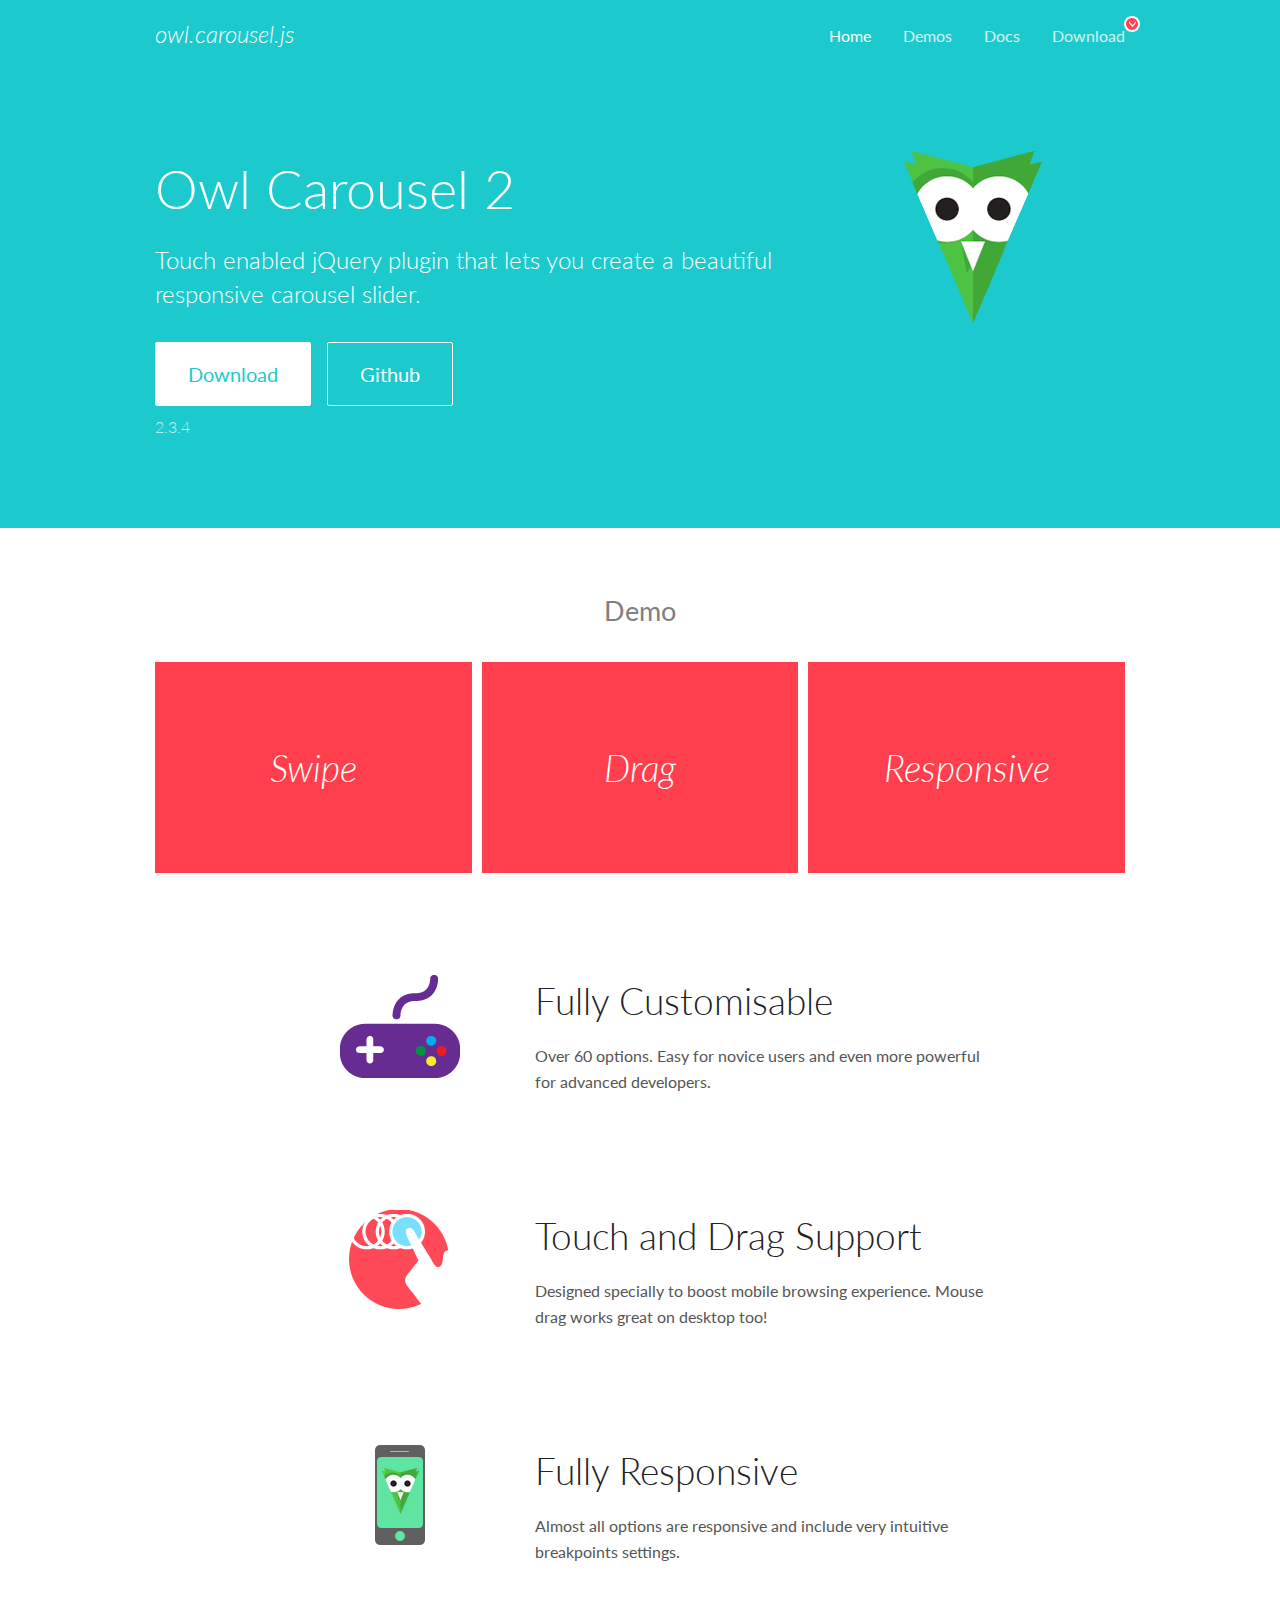
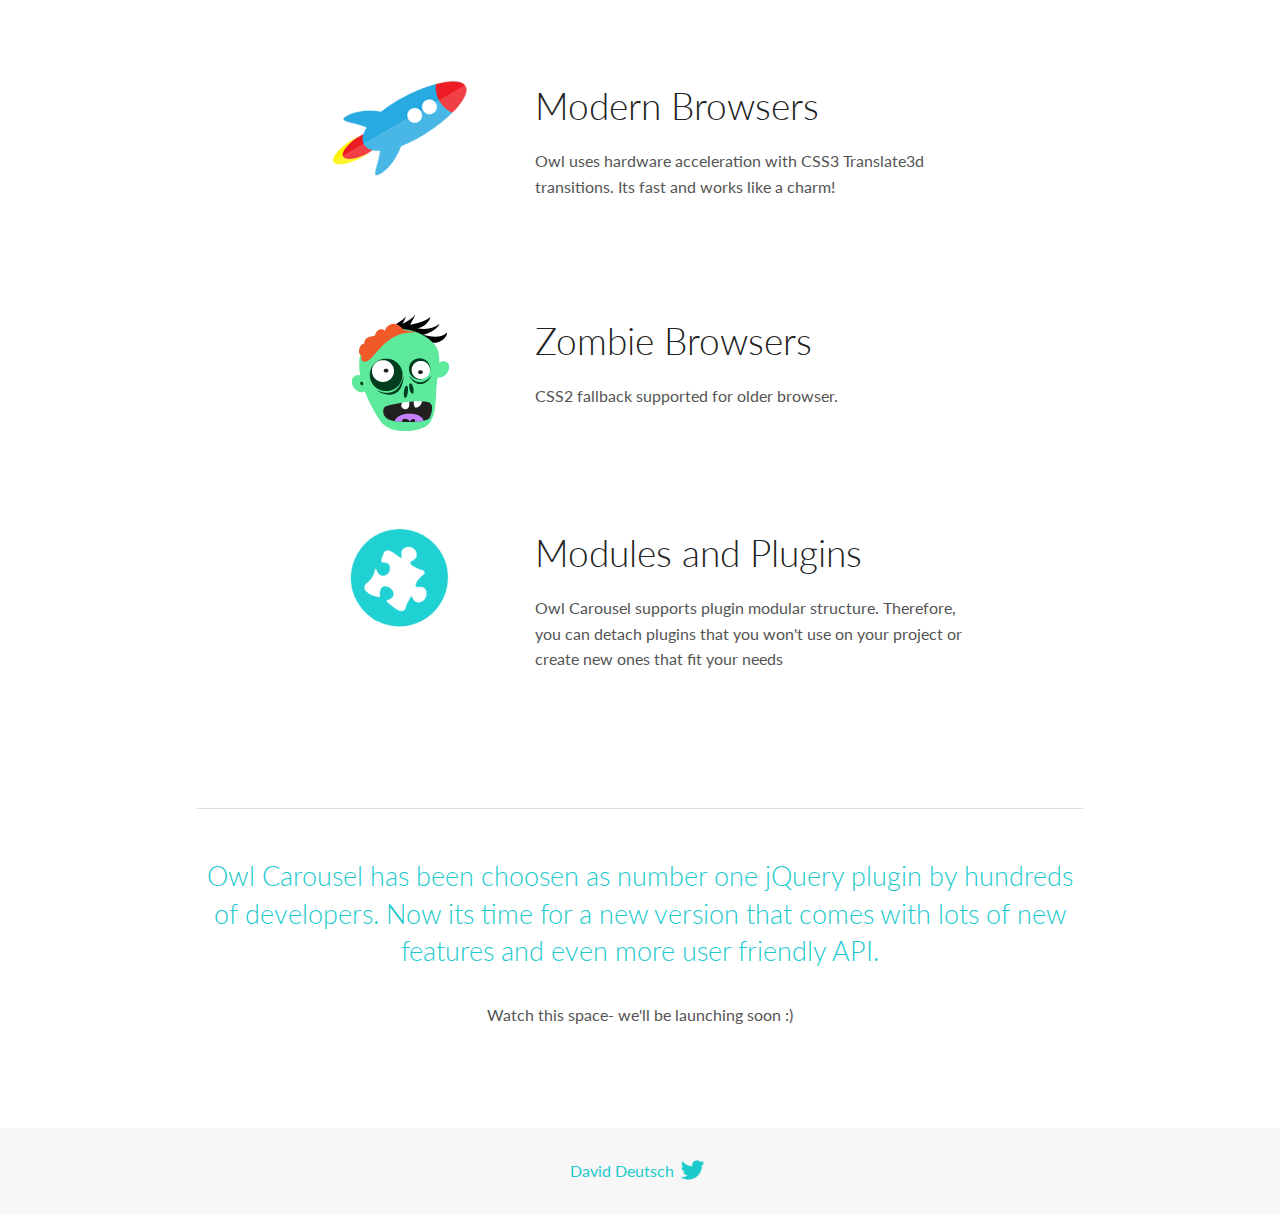
<file: OwlCarousel2-2.3.4/docs/index.html>
<!DOCTYPE html>
<html lang="en">
  <head>

    <!-- head -->
    <meta charset="utf-8">
    <meta name="msapplication-tap-highlight" content="no" />
    <meta name="viewport" content="width=device-width, initial-scale=1.0" />
    <meta name="description" content="Touch enabled jQuery plugin that lets you create beautiful responsive carousel slider.">
    <meta name="author" content="David Deutsch">
    <title>
      Home | Owl Carousel | 2.3.4
    </title>

    <!-- Stylesheets -->
    <link href='https://fonts.googleapis.com/css?family=Lato:300,400,700,400italic,300italic' rel='stylesheet' type='text/css'>
    <link rel="stylesheet" href="assets/css/docs.theme.min.css">

    <!-- Owl Stylesheets -->
    <link rel="stylesheet" href="assets/owlcarousel/assets/owl.carousel.min.css">
    <link rel="stylesheet" href="assets/owlcarousel/assets/owl.theme.default.min.css">

    <!-- HTML5 shim and Respond.js IE8 support of HTML5 elements and media queries -->

    <!--[if lt IE 9]>
      <script src="https://oss.maxcdn.com/libs/html5shiv/3.7.0/html5shiv.js"></script>
      <script src="https://oss.maxcdn.com/libs/respond.js/1.3.0/respond.min.js"></script>
    <![endif]-->

    <!-- Favicons -->
    <link rel="apple-touch-icon-precomposed" sizes="144x144" href="assets/ico/apple-touch-icon-144-precomposed.png">
    <link rel="shortcut icon" href="assets/ico/favicon.png">
    <link rel="shortcut icon" href="favicon.ico">

    <!-- Yeah i know js should not be in header. Its required for demos.-->

    <!-- javascript -->
    <script src="assets/vendors/jquery.min.js"></script>
    <script src="assets/owlcarousel/owl.carousel.js"></script>
  </head>
  <body>

    <!-- header -->
    <header class="header">
      <div class="row">
        <div class="large-12 columns">
          <div class="brand left">
            <h3>
              <a href="/OwlCarousel2/">owl.carousel.js</a> 
            </h3>
          </div>
          <a id="toggle-nav" class="right">
            <span></span> <span></span> <span></span> 
          </a> 
          <div class="nav-bar">
            <ul class="clearfix">
              <li class="active">
                <a href="/OwlCarousel2/index.html">Home</a> 
              </li>
              <li> <a href="/OwlCarousel2/demos/demos.html">Demos</a>  </li>
              <li> <a href="/OwlCarousel2/docs/started-welcome.html">Docs</a>  </li>
              <li>
                <a href="https://github.com/OwlCarousel2/OwlCarousel2/archive/2.3.4.zip">Download</a> 
                <span class="download"></span> 
              </li>
            </ul>
          </div>
        </div>
      </div>
    </header>

    <!-- home panel -->
    <section id="hero">
      <div class="row">
        <div class="large-8 medium-8 columns">
          <h1>Owl Carousel 2</h1>
          <h4>Touch enabled jQuery plugin that lets you create a beautiful responsive carousel slider.</h4>
          <a href="https://github.com/OwlCarousel2/OwlCarousel2/archive/2.3.4.zip" class="hero-button">Download</a> 
          <a href="https://github.com/OwlCarousel2/OwlCarousel2" class="hero-button outline">Github</a> 
          <p>2.3.4</p>
        </div>
        <div class="large-4 medium-4 columns">
          <img class="owl-logo" src="assets/img/owl-logo.png" alt="mr. Owl">
        </div>
      </div>
    </section>

    <!-- body -->
    <div class="home-demo">
      <div class="row">
        <div class="large-12 columns">
          <h3>Demo</h3>
          <div class="owl-carousel">
            <div class="item">
              <h2>Swipe</h2>
            </div>
            <div class="item">
              <h2>Drag</h2>
            </div>
            <div class="item">
              <h2>Responsive</h2>
            </div>
            <div class="item">
              <h2>CSS3</h2>
            </div>
            <div class="item">
              <h2>Fast</h2>
            </div>
            <div class="item">
              <h2>Easy</h2>
            </div>
            <div class="item">
              <h2>Free</h2>
            </div>
            <div class="item">
              <h2>Upgradable</h2>
            </div>
            <div class="item">
              <h2>Tons of options</h2>
            </div>
            <div class="item">
              <h2>Infinity</h2>
            </div>
            <div class="item">
              <h2>Auto Width</h2>
            </div>
          </div>
        </div>
      </div>
    </div>
    <script>
      var owl = $('.owl-carousel');
      owl.owlCarousel({
        margin: 10,
        loop: true,
        responsive: {
          0: {
            items: 1
          },
          600: {
            items: 2
          },
          1000: {
            items: 3
          }
        }
      })
    </script>

    <!-- features -->
    <div id="features">
      <div class="row">
        <div class="small-12 medium-9 small-centered columns">
          <section class="row feature">
            <div class="medium-4 small-12 columns">
              <img src="assets/img/feature-options.png" alt="">
            </div>
            <div class="medium-8 small-12 columns">
              <h2>Fully Customisable</h2>
              <p>Over 60 options. Easy for novice users and even more powerful for advanced developers.</p>
            </div>
          </section>
          <section class="row feature">
            <div class="medium-4 small-12 columns">
              <img src="assets/img/feature-drag.png" alt="">
            </div>
            <div class="medium-8 small-12 columns">
              <h2>Touch and Drag Support</h2>
              <p>Designed specially to boost mobile browsing experience. Mouse drag works great on desktop too!</p>
            </div>
          </section>
          <section class="row feature">
            <div class="medium-4 small-12 columns">
              <img src="assets/img/feature-responsive.png" alt="">
            </div>
            <div class="medium-8 small-12 columns">
              <h2>Fully Responsive</h2>
              <p>Almost all options are responsive and include very intuitive breakpoints settings.</p>
            </div>
          </section>
          <section class="row feature">
            <div class="medium-4 small-12 columns">
              <img src="assets/img/feature-modern.png" alt="">
            </div>
            <div class="medium-8 small-12 columns">
              <h2>Modern Browsers</h2>
              <p>Owl uses hardware acceleration with CSS3 Translate3d transitions. Its fast and works like a charm! </p>
            </div>
          </section>
          <section class="row feature">
            <div class="medium-4 small-12 columns">
              <img src="assets/img/feature-zombie.png" alt="">
            </div>
            <div class="medium-8 small-12 columns">
              <h2>Zombie Browsers</h2>
              <p>CSS2 fallback supported for older browser.</p>
            </div>
          </section>
          <section class="row feature">
            <div class="medium-4 small-12 columns">
              <img src="assets/img/feature-module.png" alt="">
            </div>
            <div class="medium-8 small-12 columns">
              <h2>Modules and Plugins</h2>
              <p>Owl Carousel supports plugin modular structure. Therefore, you can detach plugins that you won&#x27;t use on your project or create new ones that fit your needs</p>
            </div>
          </section>
        </div>
      </div>
    </div>

    <!-- footer -->
    <section id="teaser-text">
      <div class="row">
        <div class="small-12 medium-11 small-centered columns">
          <hr>
          <h3 id="owl-carousel-has-been-choosen-as-number-one-jquery-plugin-by-hundreds-of-developers-now-its-time-for-a-new-version-that-comes-with-lots-of-new-features-and-even-more-user-friendly-api-">Owl Carousel has been choosen as number one jQuery plugin by hundreds of developers. Now its time for a new version that comes with lots of new features and even more user friendly API.</h3>
          <p>Watch this space- we&#39;ll be launching soon :)</p>
        </div>
      </div>
    </section>

    <!-- footer -->
    <footer class="footer">
      <div class="row">
        <div class="large-12 columns">
          <h5>
            <a href="/OwlCarousel2/docs/support-contact.html">David Deutsch</a> 
            <a id="custom-tweet-button" href="https://twitter.com/share?url=https://github.com/OwlCarousel2/OwlCarousel2&text=Owl Carousel - This is so awesome! " target="_blank"></a> 
          </h5>
        </div>
      </div>
    </footer>

    <!-- vendors -->
    <script src="assets/vendors/highlight.js"></script>
    <script src="assets/js/app.js"></script>
  </body>
</html>
</file>
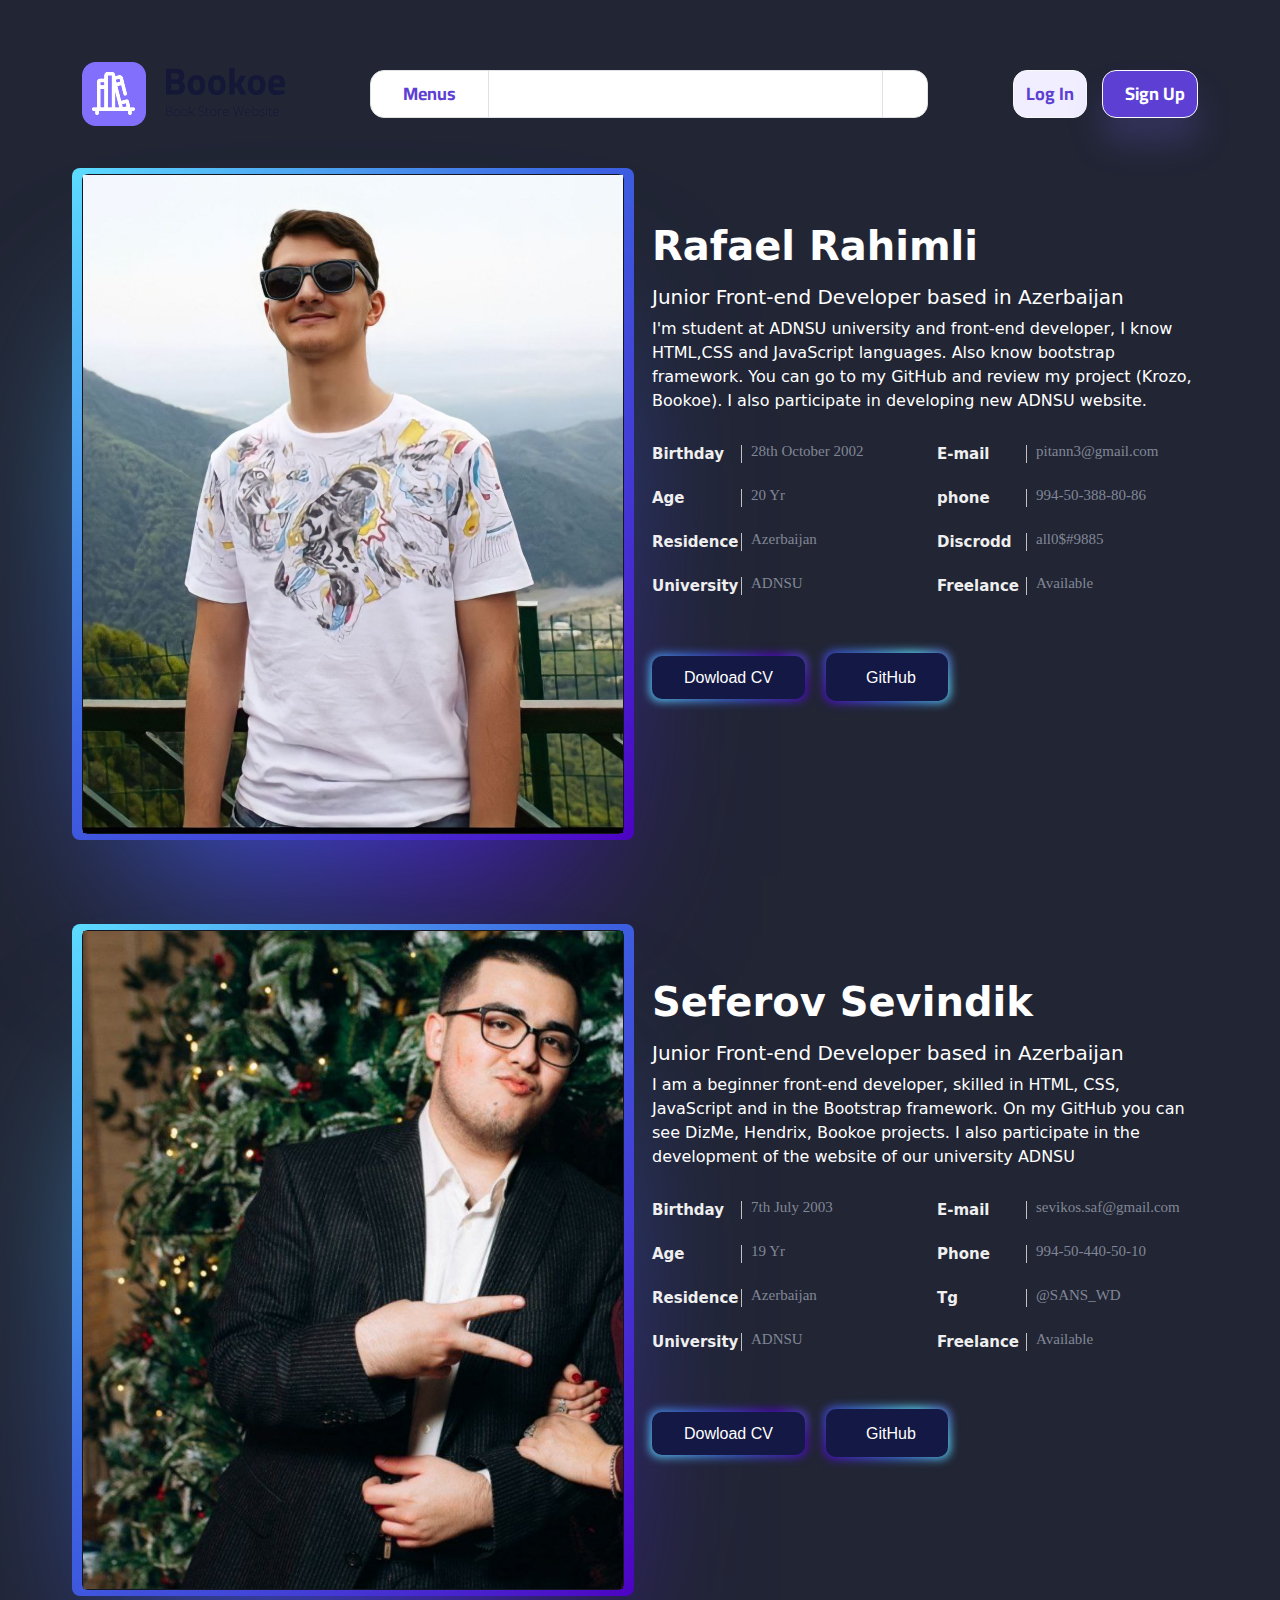
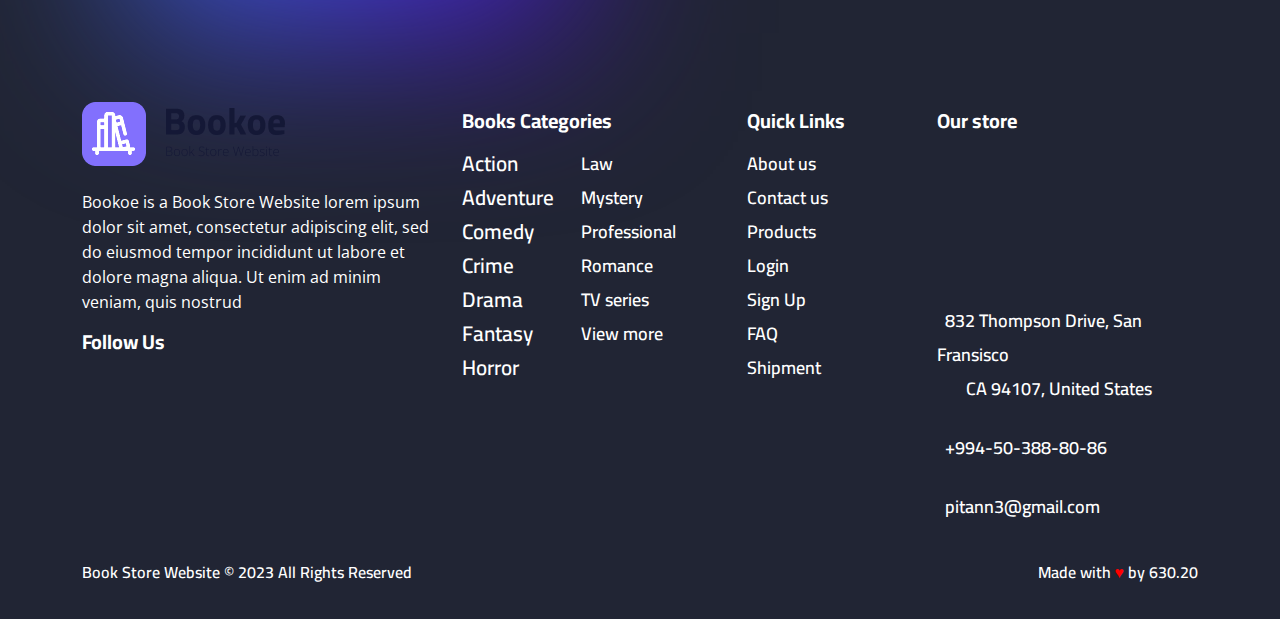
<file: about us.html>
<!DOCTYPE html>
<html lang="en">
  <head>
    <meta charset="UTF-8" />
    <meta http-equiv="X-UA-Compatible" content="IE=edge" />
    <meta name="viewport" content="width=device-width, initial-scale=1.0" />
    <title>Document</title>
    <!-- ========= Jquery for counterJs ========= -->
    <script src="https://cdnjs.cloudflare.com/ajax/libs/jquery/3.3.1/jquery.min.js"></script>

    <!-- ========= Page's Font | Google Font ========= -->
    <link rel="preconnect" href="https://fonts.googleapis.com" />
    <link rel="preconnect" href="https://fonts.gstatic.com" crossorigin />
    <link
      href="https://fonts.googleapis.com/css2?family=Cairo:wght@200;300;400;500;600;700;800;900&family=Open+Sans:wght@300;400;600;700;800&family=Poppins:wght@100;200;300;400;500;600;700;800&display=swap"
      rel="stylesheet"
    />

    <!-- ========= FontAwesome Css ========= -->
    <link
      rel="stylesheet"
      href="https://cdnjs.cloudflare.com/ajax/libs/font-awesome/6.2.1/css/all.min.css"
      integrity="sha512-MV7K8+y+gLIBoVD59lQIYicR65iaqukzvf/nwasF0nqhPay5w/9lJmVM2hMDcnK1OnMGCdVK+iQrJ7lzPJQd1w=="
      crossorigin="anonymous"
      referrerpolicy="no-referrer"
    />
    <!-- ========= SwiperJs Css ========= -->
    <link
      rel="stylesheet"
      href="https://cdn.jsdelivr.net/npm/swiper@9/swiper-bundle.min.css"
    />

    <!-- ========= OWL CSS ========= -->
    <link
      rel="stylesheet"
      href="./OwlCarousel2-2.3.4/dist/assets/owl.carousel.min.css"
    />
    <link
      rel="stylesheet"
      href="./OwlCarousel2-2.3.4/dist/assets/owl.theme.default.min.css"
    />
    <!-- ========= Bootstrap5 ========= -->
    <!-- Latest compiled and minified CSS -->
    <link
      href="https://cdn.jsdelivr.net/npm/bootstrap@5.2.3/dist/css/bootstrap.min.css"
      rel="stylesheet"
    />

    <!-- Latest compiled JavaScript -->
    <script src="https://cdn.jsdelivr.net/npm/bootstrap@5.2.3/dist/js/bootstrap.bundle.min.js"></script>

    <!-- ========= Main Css ========= -->
    <link rel="stylesheet" href="./css/index.css" />
    <link rel="stylesheet" href="./css/about.us.css" />
  </head>
  <body>
    <!--     
    <img
    src="./img/backround_best_sell.jpg"
    alt=""
    style="
      position: absolute;
      left: 0px;
      top: 0px;
      z-index: -1;
      width: 100%;
      height: 100%;
      object-fit: cover;
      /* filter: ; */

      filter: blur(40px) contrast(4.75);
      opacity: 0.5;
    "
  /> -->
    <div class="container">
      <div class="row">
        <nav class="navbarr spbtw">
          <div class="logo">
            <img src="./img/logo.png" alt="" />
          </div>
          <div class="input_part">
            <div class="input-group">
              <span class="input-group-text mypont input_menu"
                ><i class="fa-solid fa-border-all"></i>Menus<i
                  class="fa-solid fa-caret-down"
                ></i
              ></span>
              <input
                type="text"
                class="form-control myinput"
                aria-label="Amount (to the nearest dollar)"
              />
              <span class="input-group-text mypont input_search"
                ><i class="fa-solid fa-magnifying-glass"></i
              ></span>
            </div>
          </div>
          <div class="navbuttons">
            <button type="button" class="btn btn-light">Log In</button>
            <button type="button" class="btn btn-light">
              <i class="fa-solid fa-user"></i>Sign Up
            </button>
          </div>
          <div class="myburger">
            <div class="offcanvas offcanvas-start" id="demo">
              <div class="offcanvas-header">
                <h1 class="offcanvas-title">Menu</h1>
                <button
                  type="button"
                  class="btn-close"
                  data-bs-dismiss="offcanvas"
                ></button>
              </div>
              <div class="offcanvas-body">
                <button type="button" class="btn btn-light burbut1">
                  Catalog
                </button>
                <br />
                <button type="button" class="btn btn-light burbut2">
                  <i class="fa-solid fa-magnifying-glass"></i>Search
                </button>
                <br />
                <button type="button" class="btn btn-light burbut1">
                  Log In
                </button>
                <br />
                <button type="button" class="btn btn-light burbut2">
                  <i class="fa-solid fa-user"></i>Sign Up
                </button>
              </div>
            </div>

            <button
              class="btn btn-light burder_btn"
              type="button"
              data-bs-toggle="offcanvas"
              data-bs-target="#demo"
            >
              <i class="fa-solid fa-bars fa-2x"></i>
            </button>
          </div>
        </nav>
      </div>
    </div>

    <div class="container pt-5 pb-3">
      <div class="row">
        <div class="col-lg-6">
          <div class="card">
            <img
              style="height: 100%"
              class="img-fluid"
              src="img/rafa.jpg"
              alt=""
            />
          </div>

          <a href="https://mythrillfiction.com/" target="_blank"></a>
        </div>
        <div class="col-lg-6 info pt-5 pb-5">
          <div class="typo-box about-me align-items-center height top">
            <h3>Rafael Rahimli</h3>
            <h5>
              Junior
              <span class="color-theme">Front-end Developer</span>
              based in
              <span class="color-theme">Azerbaijan</span>
            </h5>
            <p>
              I'm student at ADNSU university and front-end developer, I know
              HTML,CSS and JavaScript languages. Also know bootstrap framework.
              You can go to my GitHub and review my project (Krozo, Bookoe). I
              also participate in developing new ADNSU website.
            </p>
            <div class="row about-list">
              <div class="col-md-6">
                <div class="media">
                  <label>Birthday</label>
                  <p>28th October 2002</p>
                </div>
                <div class="media">
                  <label>Age</label>
                  <p>20 Yr</p>
                </div>
                <div class="media">
                  <label>Residence</label>
                  <p>Azerbaijan</p>
                </div>
                <div class="media">
                  <label>University</label>
                  <p>ADNSU</p>
                </div>
              </div>
              <div class="col-md-6">
                <div class="media">
                  <label>E-mail</label>
                  <p>pitann3@gmail.com</p>
                </div>
                <div class="media">
                  <label>phone</label>
                  <p>994-50-388-80-86</p>
                </div>
                <div class="media">
                  <label>Discrodd</label>
                  <p>all0$#9885</p>
                </div>
                <div class="media">
                  <label>Freelance</label>
                  <p>Available</p>
                </div>
              </div>
            </div>
            <a target="_blank" href="img/SweetCV-CV (1).pdf"
              ><button class="button-85 mt-5" role="button">
                Dowload CV
              </button></a
            >
            <a target="_blank" href="https://github.com/ka1jo?tab=repositories"
              ><button class="button-85 button-86 mt-5 ms-3" role="button">
                <i style="font-size: 19px" class="fa-brands fa-github me-2"></i
                >GitHub
              </button></a
            >
          </div>
        </div>
      </div>
      <div class="row mt-5 pt-5">
        <div class="col-lg-6">
          <div class="card">
            <img
              style="height: 100%; width: 100%; object-fit: cover"
              class="img-fluid"
              src="img/sevik.jpg"
              alt=""
            />
          </div>

          <a href="https://mythrillfiction.com/" target="_blank"></a>
        </div>
        <div class="col-lg-6 info pt-5 pb-5">
          <div class="typo-box about-me align-items-center height top">
            <h3>Seferov Sevindik</h3>
            <h5>
              Junior
              <span class="color-theme">Front-end Developer</span>
              based in
              <span class="color-theme">Azerbaijan</span>
            </h5>
            <p>
              I am a beginner front-end developer, skilled in HTML, CSS,
              JavaScript and in the Bootstrap framework. On my GitHub you can
              see DizMe, Hendrix, Bookoe projects. I also participate in the
              development of the website of our university ADNSU
            </p>
            <div class="row about-list">
              <div class="col-md-6">
                <div class="media">
                  <label>Birthday</label>
                  <p>7th July 2003</p>
                </div>
                <div class="media">
                  <label>Age</label>
                  <p>19 Yr</p>
                </div>
                <div class="media">
                  <label>Residence</label>
                  <p>Azerbaijan</p>
                </div>
                <div class="media">
                  <label>University</label>
                  <p>ADNSU</p>
                </div>
              </div>
              <div class="col-md-6">
                <div class="media">
                  <label>E-mail</label>
                  <p>sevikos.saf@gmail.com</p>
                </div>
                <div class="media">
                  <label>Phone</label>
                  <p>994-50-440-50-10</p>
                </div>
                <div class="media">
                  <label>Tg</label>
                  <p>@SANS_WD</p>
                </div>
                <div class="media">
                  <label>Freelance</label>
                  <p>Available</p>
                </div>
              </div>
            </div>
            <a target="_blank" href="img/Safarov Sevindik - SweetCV (1).pdf"
              ><button class="button-85 mt-5" role="button">
                Dowload CV
              </button></a
            >
            <a target="_blank" href="https://github.com/sans-wd"
              ><button class="button-85 button-86 mt-5 ms-3" role="button">
                <i style="font-size: 19px" class="fa-brands fa-github me-2"></i
                >GitHub
              </button></a
            >
          </div>
        </div>
      </div>
    </div>

    <footer class="container pt-5 mt-5">
      <div class="row">
        <div class="col-lg-4 logo">
          <img src="img/logo.png" alt="" class="img-fluid" />
          <br />
          <br />
          <span
            >Bookoe is a Book Store Website lorem ipsum dolor sit amet,
            consectetur adipiscing elit, sed do eiusmod tempor incididunt ut
            labore et dolore magna aliqua. Ut enim ad minim veniam, quis
            nostrud</span
          >
          <h6>Follow Us</h6>
          <div class="social d-flex">
            <div
              class="box_style1 d-flex align-items-center justify-content-center"
            >
              <i class="fa-brands fa-facebook fa-2x"></i>
            </div>
            <div
              class="box_style2 d-flex align-items-center justify-content-center"
            >
              <i class="fa-brands fa-youtube fa-2x"></i>
            </div>
            <div
              class="box_style3 d-flex align-items-center justify-content-center"
            >
              <i class="fa-brands fa-twitter fa-2x"></i>
            </div>
            <div
              class="box_style4 d-flex align-items-center justify-content-center"
            >
              <i class="fa-brands fa-linkedin fa-2x"></i>
            </div>
            <div
              class="box_style5 d-flex align-items-center justify-content-center"
            >
              <i class="fa-brands fa-instagram fa-2x"></i>
            </div>
          </div>
        </div>
        <div class="col-lg-3 foot_tab">
          <h6 class="zaqolovok">Books Categories</h6>
          <ul class="first1">
            <li>Action</li>
            <li>Adventure</li>
            <li>Comedy</li>
            <li>Crime</li>
            <li>Drama</li>
            <li>Fantasy</li>
            <li>Horror</li>
          </ul>
          <ul class="second2">
            <li>Law</li>
            <li>Mystery</li>
            <li>Professional</li>
            <li>Romance</li>
            <li>TV series</li>
            <li>View more</li>
          </ul>
        </div>
        <div class="col-lg-2">
          <h6 class="zaqolovok">Quick Links</h6>
          <ul class="third3">
            <li>About us</li>
            <li>Contact us</li>
            <li>Products</li>
            <li>Login</li>
            <li>Sign Up</li>
            <li>FAQ</li>
            <li>Shipment</li>
          </ul>
        </div>
        <div class="col-lg-3 foot_tab">
          <h6 class="zaqolovok">Our store</h6>
          <div>
            <iframe
              style="width: 100%; border-radius: 15px"
              width="100%"
              height="100%"
              frameborder="0"
              scrolling="no"
              marginheight="0"
              marginwidth="0"
              src="https://maps.google.com/maps?width=100%25&amp;height=300&amp;hl=en&amp;q=+(IATC)&amp;t=&amp;z=14&amp;ie=UTF8&amp;iwloc=B&amp;output=embed"
            ></iframe>
          </div>

          <i
            style="color: #6c5dd3"
            class="fa-sharp fa-solid fa-location-dot pe-2 mg1 pt-3"
          ></i>
          <span>
            832 Thompson Drive, San Fransisco
            <br />
            <span class="mg2">CA 94107, United States</span></span
          >
          <br />
          <br />
          <span>
            <i style="color: #6c5dd3" class="fa-solid fa-phone pe-2"></i
            >+994-50-388-80-86</span
          >
          <br />
          <br />
          <span>
            <i style="color: #6c5dd3" class="fa-solid fa-envelope pe-2"></i
            >pitann3@gmail.com</span
          >
        </div>
      </div>
    </footer>
    <hr style="color: #6c5dd3" />
    <div class="container d-flex justify-content-between foot2">
      <span> Book Store Website © 2023 All Rights Reserved</span>
      <span> Made with <span style="color: red">♥</span> by 630.20</span>
    </div>
  </body>
</html>
</file>
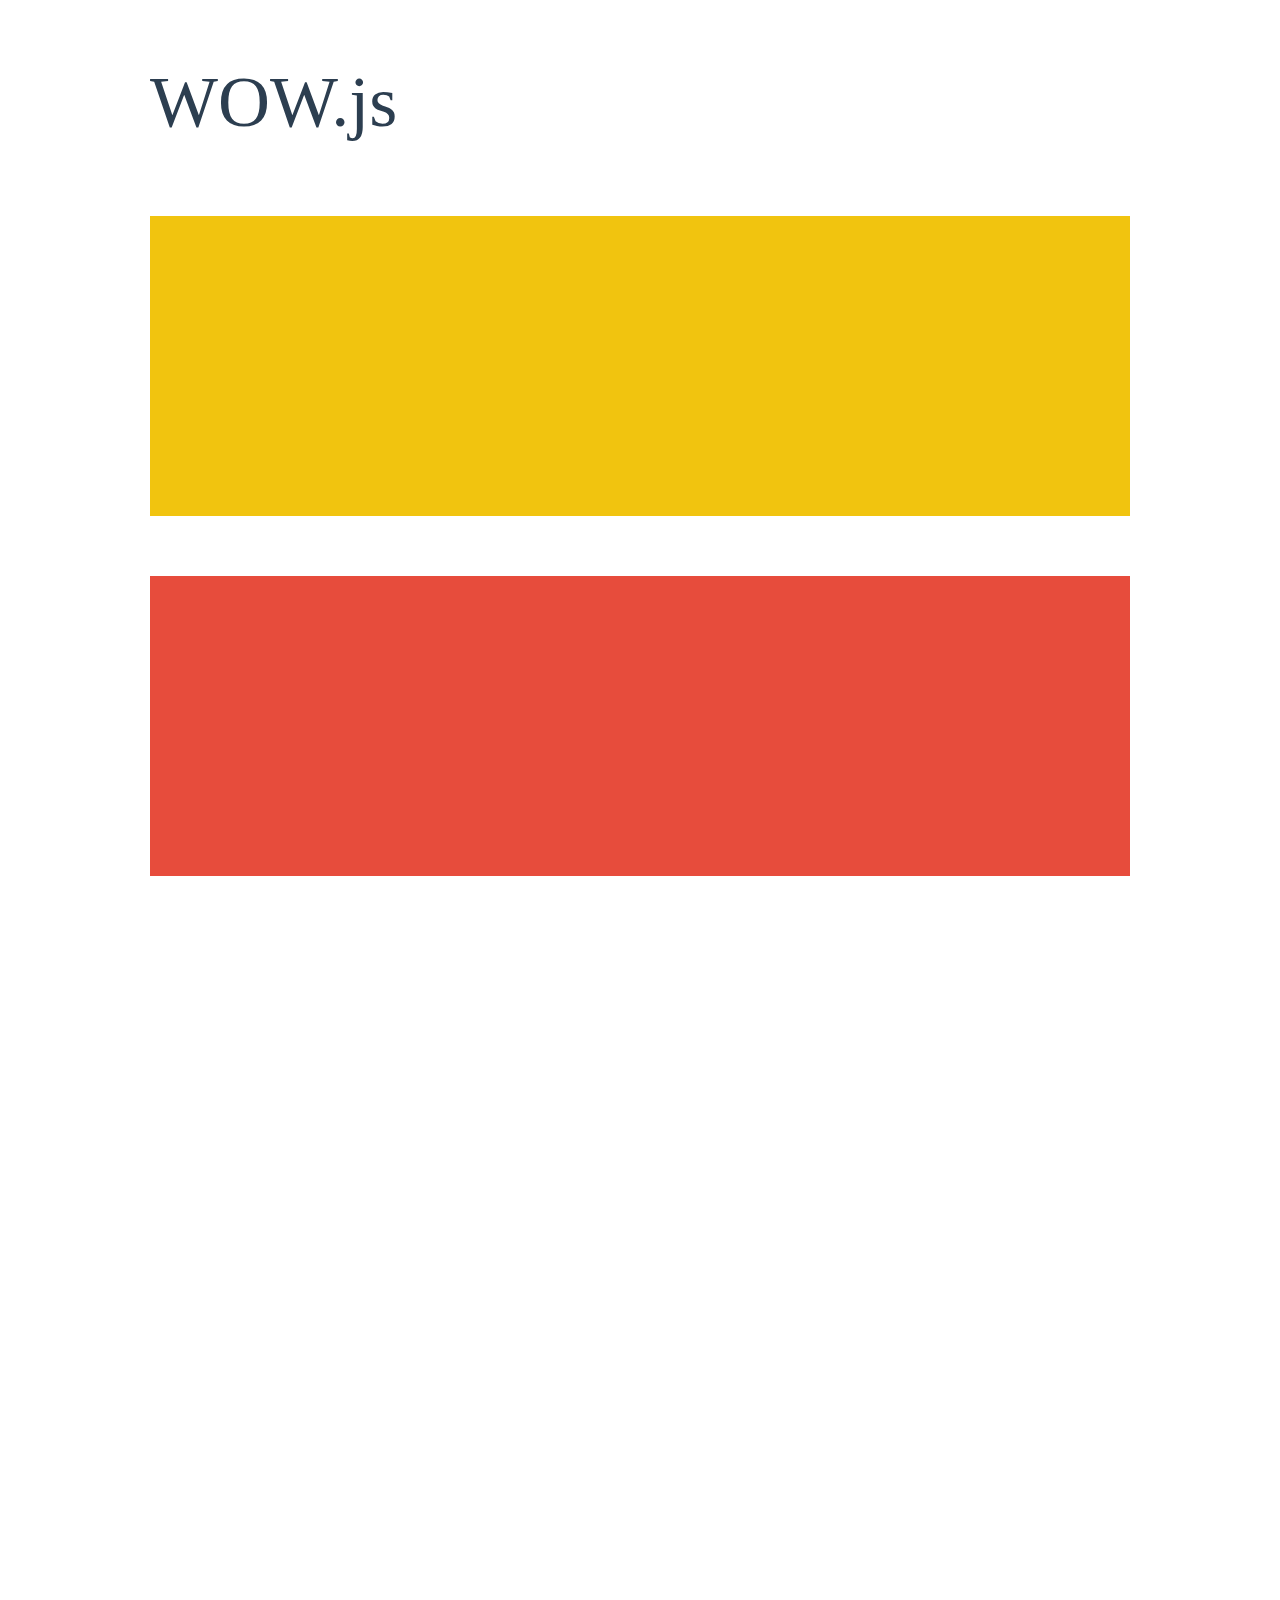
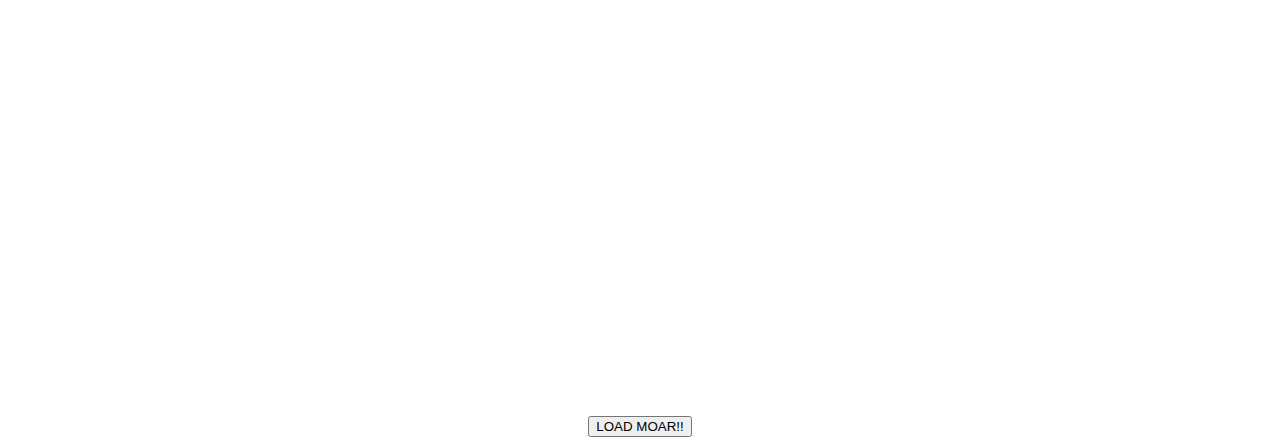
<file: WOW-master/demo.html>
<!doctype html>

<html lang="en">
<head>
  <meta charset="utf-8">
  <title>WOW</title>
  <link rel="stylesheet" href="css/libs/animate.css">
  <link rel="stylesheet" href="css/site.css">
  <style>
    .wow:first-child {
      visibility: hidden;
    }
  </style>
  <!--[if IE]>
    <script src="http://html5shiv.googlecode.com/svn/trunk/html5.js"></script>
  <![endif]-->
</head>

<body>
  <div id="container">
    <header>
      <h1>WOW.js</h1>
    </header>
    <div id="main">
      <section class="wow fadeInDown" style="background-color: #f1c40f;"></section>
      <section class="wow pulse" style="background-color: #e74c3c;" data-wow-iteration="infinite" data-wow-duration="1500ms"></section>
      <section class="section--purple wow slideInRight" data-wow-delay="2s"></section>
      <section class="section--blue wow bounceInLeft" data-wow-offset="300"></section>
      <section class="section--green wow slideInLeft" data-wow-duration="4s"></section>
      <button id="moar">LOAD MOAR!!</button>
    </div>
  </div>
  <script src="dist/wow.js"></script>
  <script>
    wow = new WOW(
      {
        animateClass: 'animated',
        offset:       100,
        callback:     function(box) {
          console.log("WOW: animating <" + box.tagName.toLowerCase() + ">")
        }
      }
    );
    wow.init();
    document.getElementById('moar').onclick = function() {
      var section = document.createElement('section');
      section.className = 'section--purple wow fadeInDown';
      this.parentNode.insertBefore(section, this);
    };
  </script>
</body>
</html>
</file>
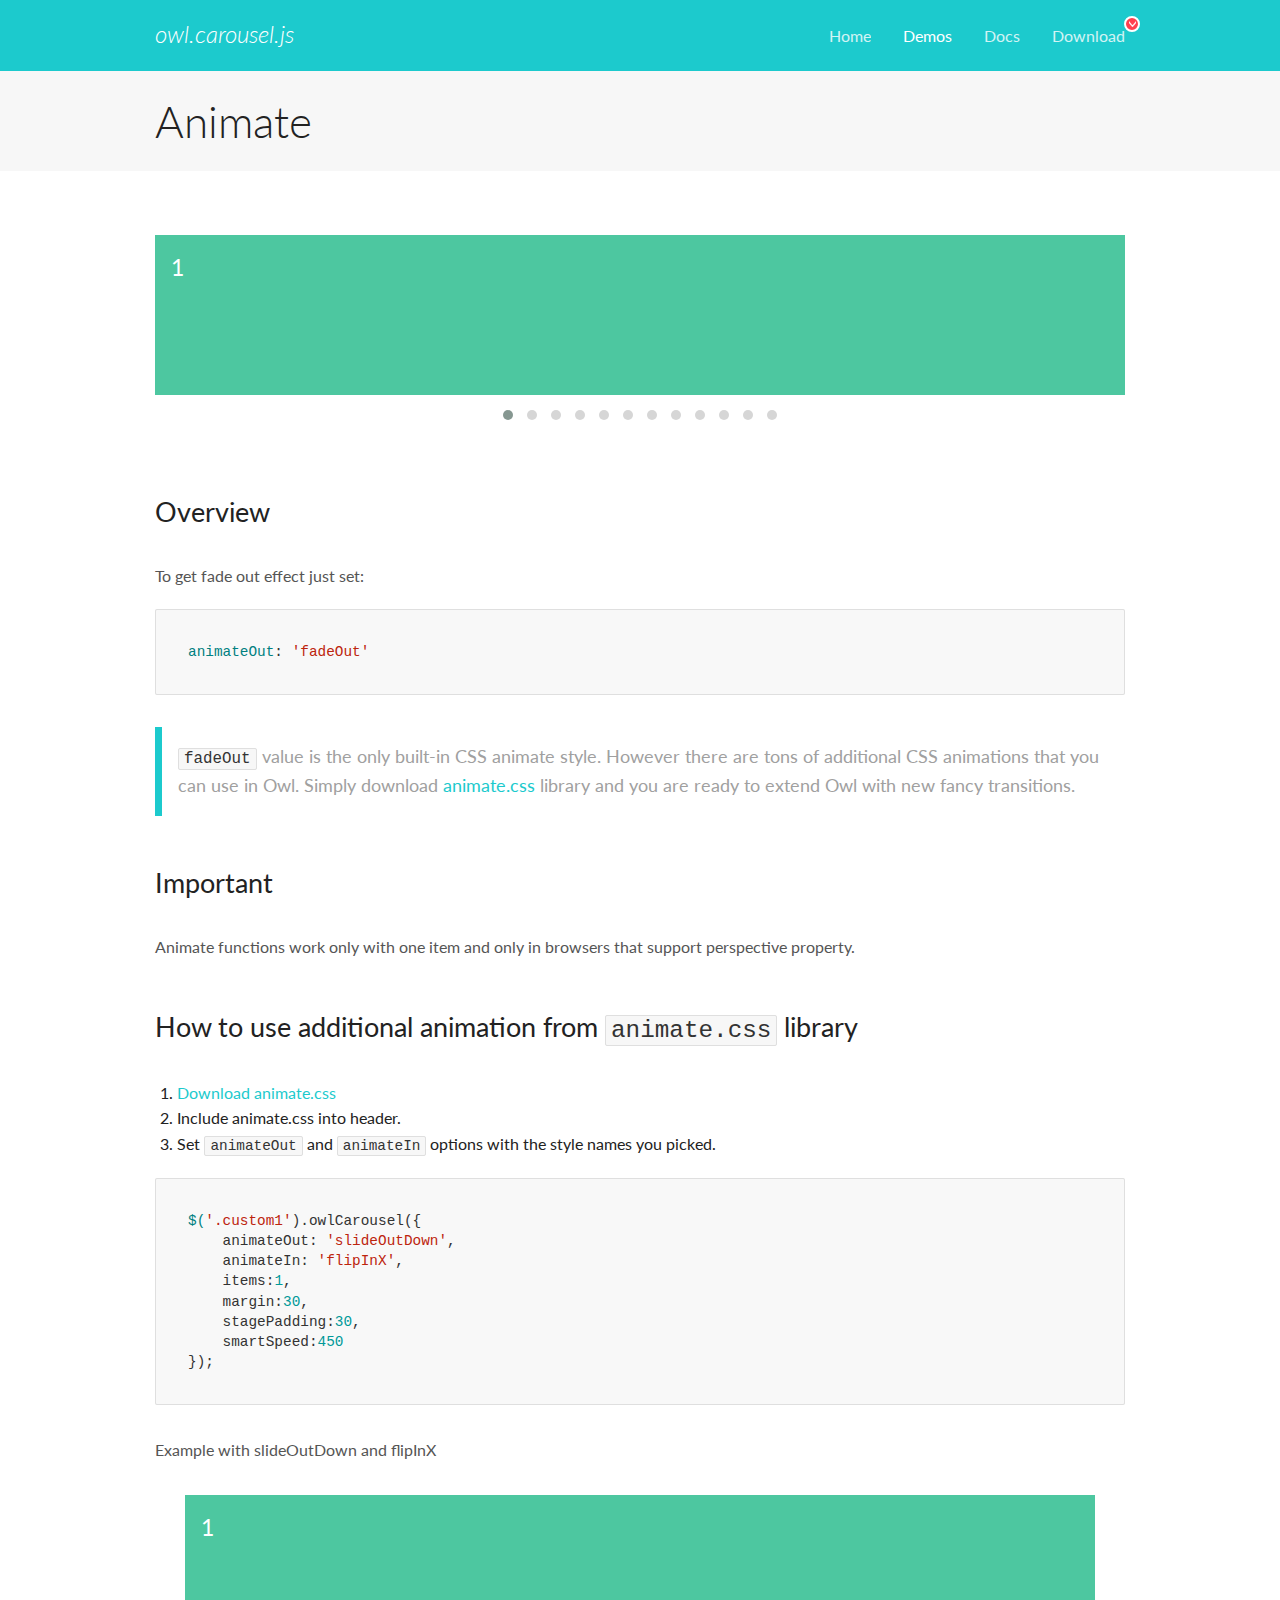
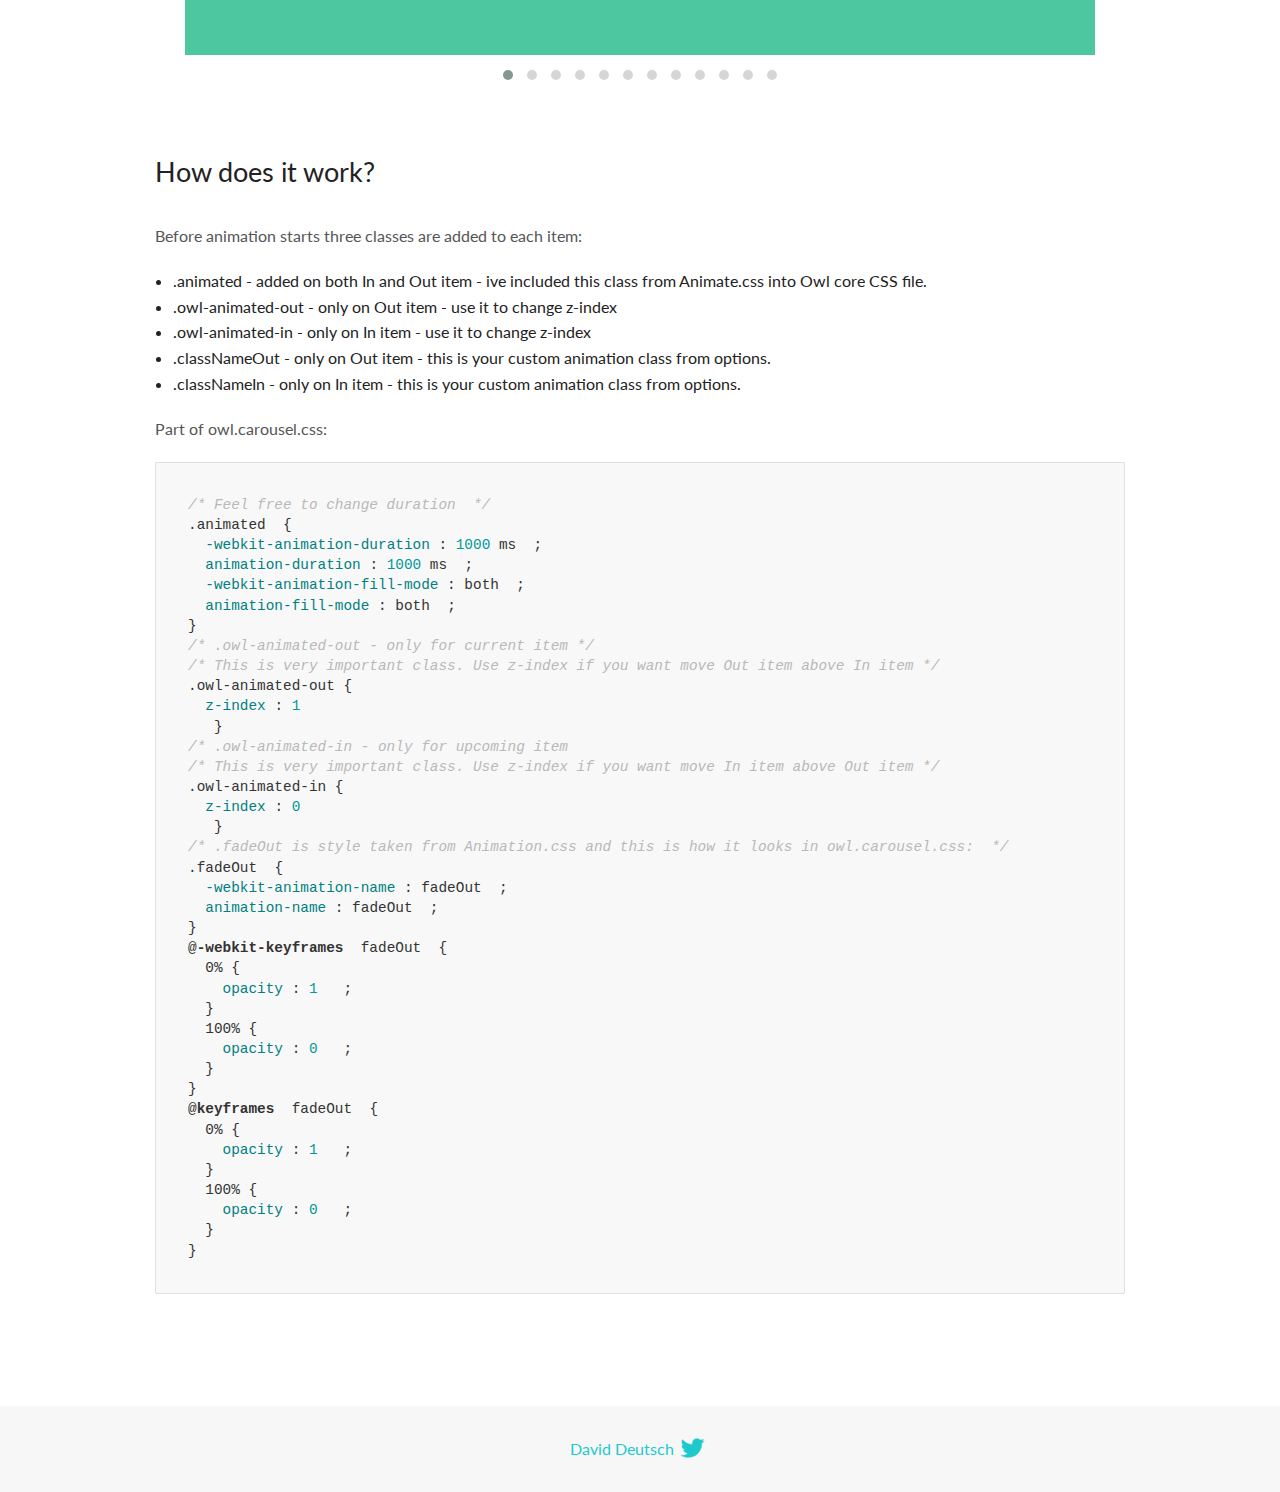
<file: OwlCarousel2-2.3.4/docs/demos/animate.html>
<!DOCTYPE html>
<html lang="en">
  <head>

    <!-- head -->
    <meta charset="utf-8">
    <meta name="msapplication-tap-highlight" content="no" />
    <meta name="viewport" content="width=device-width, initial-scale=1.0" />
    <meta name="description" content="Animate carousel">
    <meta name="author" content="David Deutsch">
    <title>
      Animate Demo | Owl Carousel | 2.3.4
    </title>

    <!-- Stylesheets -->
    <link href='https://fonts.googleapis.com/css?family=Lato:300,400,700,400italic,300italic' rel='stylesheet' type='text/css'>
    <link rel="stylesheet" href="../assets/css/docs.theme.min.css">

    <!-- Owl Stylesheets -->
    <link rel="stylesheet" href="../assets/owlcarousel/assets/owl.carousel.min.css">
    <link rel="stylesheet" href="../assets/owlcarousel/assets/owl.theme.default.min.css">

    <!-- HTML5 shim and Respond.js IE8 support of HTML5 elements and media queries -->

    <!--[if lt IE 9]>
      <script src="https://oss.maxcdn.com/libs/html5shiv/3.7.0/html5shiv.js"></script>
      <script src="https://oss.maxcdn.com/libs/respond.js/1.3.0/respond.min.js"></script>
    <![endif]-->

    <!-- Favicons -->
    <link rel="apple-touch-icon-precomposed" sizes="144x144" href="../assets/ico/apple-touch-icon-144-precomposed.png">
    <link rel="shortcut icon" href="../assets/ico/favicon.png">
    <link rel="shortcut icon" href="favicon.ico">

    <!-- Yeah i know js should not be in header. Its required for demos.-->

    <!-- javascript -->
    <script src="../assets/vendors/jquery.min.js"></script>
    <script src="../assets/owlcarousel/owl.carousel.js"></script>
  </head>
  <body>

    <!-- header -->
    <header class="header">
      <div class="row">
        <div class="large-12 columns">
          <div class="brand left">
            <h3>
              <a href="/OwlCarousel2/">owl.carousel.js</a> 
            </h3>
          </div>
          <a id="toggle-nav" class="right">
            <span></span> <span></span> <span></span> 
          </a> 
          <div class="nav-bar">
            <ul class="clearfix">
              <li> <a href="/OwlCarousel2/index.html">Home</a>  </li>
              <li class="active">
                <a href="/OwlCarousel2/demos/demos.html">Demos</a> 
              </li>
              <li> <a href="/OwlCarousel2/docs/started-welcome.html">Docs</a>  </li>
              <li>
                <a href="https://github.com/OwlCarousel2/OwlCarousel2/archive/2.3.4.zip">Download</a> 
                <span class="download"></span> 
              </li>
            </ul>
          </div>
        </div>
      </div>
    </header>

    <!-- title -->
    <section class="title">
      <div class="row">
        <div class="large-12 columns">
          <h1>Animate</h1>
        </div>
      </div>
    </section>

    <!--  Demos -->
    <section id="demos">
      <div class="row">
        <div class="large-12 columns">
          <div class="fadeOut owl-carousel owl-theme">
            <div class="item">
              <h4>1</h4>
            </div>
            <div class="item">
              <h4>2</h4>
            </div>
            <div class="item">
              <h4>3</h4>
            </div>
            <div class="item">
              <h4>4</h4>
            </div>
            <div class="item">
              <h4>5</h4>
            </div>
            <div class="item">
              <h4>6</h4>
            </div>
            <div class="item">
              <h4>7</h4>
            </div>
            <div class="item">
              <h4>8</h4>
            </div>
            <div class="item">
              <h4>9</h4>
            </div>
            <div class="item">
              <h4>10</h4>
            </div>
            <div class="item">
              <h4>11</h4>
            </div>
            <div class="item">
              <h4>12</h4>
            </div>
          </div>
          <h3 id="overview">Overview</h3>
          <p>To get fade out effect just set:</p>
          <pre><code>animateOut: &#39;fadeOut&#39;</code></pre>
          <blockquote>
            <p><code>fadeOut</code> value is the only built-in CSS animate style. However there are tons of additional CSS animations that you can use in Owl. Simply download
              <a href="https://daneden.github.io/animate.css/">animate.css</a>  library and you are ready to extend Owl with new fancy transitions.</p>
          </blockquote>
          <h3 id="important">Important</h3>
          <p>Animate functions work only with one item and only in browsers that support perspective property.</p>
          <h3 id="how-to-use-additional-animation-from-animate-css-library">How to use additional animation from <code>animate.css</code> library</h3>
          <ol>
            <li> <a href="https://daneden.github.io/animate.css/">Download animate.css</a>  </li>
            <li>Include animate.css into header.</li>
            <li>Set <code>animateOut</code> and <code>animateIn</code> options with the style names you picked.</li>
          </ol>
          <pre><code>$(&#39;.custom1&#39;).owlCarousel({
    animateOut: &#39;slideOutDown&#39;,
    animateIn: &#39;flipInX&#39;,
    items:1,
    margin:30,
    stagePadding:30,
    smartSpeed:450
});</code></pre>
          <p>Example with slideOutDown and flipInX</p>
          <div class="custom1 owl-carousel owl-theme">
            <div class="item">
              <h4>1</h4>
            </div>
            <div class="item">
              <h4>2</h4>
            </div>
            <div class="item">
              <h4>3</h4>
            </div>
            <div class="item">
              <h4>4</h4>
            </div>
            <div class="item">
              <h4>5</h4>
            </div>
            <div class="item">
              <h4>6</h4>
            </div>
            <div class="item">
              <h4>7</h4>
            </div>
            <div class="item">
              <h4>8</h4>
            </div>
            <div class="item">
              <h4>9</h4>
            </div>
            <div class="item">
              <h4>10</h4>
            </div>
            <div class="item">
              <h4>11</h4>
            </div>
            <div class="item">
              <h4>12</h4>
            </div>
          </div>
          <h3 id="how-does-it-work-">How does it work?</h3>
          <p>Before animation starts three classes are added to each item:</p>
          <ul>
            <li>.animated - added on both In and Out item - ive included this class from Animate.css into Owl core CSS file.</li>
            <li>.owl-animated-out - only on Out item - use it to change z-index</li>
            <li>.owl-animated-in - only on In item - use it to change z-index</li>
            <li>.classNameOut - only on Out item - this is your custom animation class from options.</li>
            <li>.classNameIn - only on In item - this is your custom animation class from options.</li>
          </ul>
          <p>Part of owl.carousel.css:</p>
          <pre><code class="language-css"><span class="comment">/* Feel free to change duration  */</span> 
<span class="class">.animated</span>  <span class="rules">{
  <span class="rule"><span class="attribute">-webkit-animation-duration</span> :<span class="value"> <span class="number">1000</span> ms</span> </span> ;
  <span class="rule"><span class="attribute">animation-duration</span> :<span class="value"> <span class="number">1000</span> ms</span> </span> ;
  <span class="rule"><span class="attribute">-webkit-animation-fill-mode</span> :<span class="value"> both</span> </span> ;
  <span class="rule"><span class="attribute">animation-fill-mode</span> :<span class="value"> both</span> </span> ;
<span class="rule">}</span> </span> 
<span class="comment">/* .owl-animated-out - only for current item */</span> 
<span class="comment">/* This is very important class. Use z-index if you want move Out item above In item */</span> 
<span class="class">.owl-animated-out</span> <span class="rules">{
  <span class="rule"><span class="attribute">z-index</span> :<span class="value"> <span class="number">1</span> 
</span> </span> </span> }
<span class="comment">/* .owl-animated-in - only for upcoming item
/* This is very important class. Use z-index if you want move In item above Out item */</span> 
<span class="class">.owl-animated-in</span> <span class="rules">{
  <span class="rule"><span class="attribute">z-index</span> :<span class="value"> <span class="number">0</span> 
</span> </span> </span> }
<span class="comment">/* .fadeOut is style taken from Animation.css and this is how it looks in owl.carousel.css:  */</span> 
<span class="class">.fadeOut</span>  <span class="rules">{
  <span class="rule"><span class="attribute">-webkit-animation-name</span> :<span class="value"> fadeOut</span> </span> ;
  <span class="rule"><span class="attribute">animation-name</span> :<span class="value"> fadeOut</span> </span> ;
<span class="rule">}</span> </span> 
<span class="at_rule">@<span class="keyword">-webkit-keyframes</span>  fadeOut </span> {
  0% <span class="rules">{
    <span class="rule"><span class="attribute">opacity</span> :<span class="value"> <span class="number">1</span> </span> </span> ;
  <span class="rule">}</span> </span> 
  100% <span class="rules">{
    <span class="rule"><span class="attribute">opacity</span> :<span class="value"> <span class="number">0</span> </span> </span> ;
  <span class="rule">}</span> </span> 
}
<span class="at_rule">@<span class="keyword">keyframes</span>  fadeOut </span> {
  0% <span class="rules">{
    <span class="rule"><span class="attribute">opacity</span> :<span class="value"> <span class="number">1</span> </span> </span> ;
  <span class="rule">}</span> </span> 
  100% <span class="rules">{
    <span class="rule"><span class="attribute">opacity</span> :<span class="value"> <span class="number">0</span> </span> </span> ;
  <span class="rule">}</span> </span> 
}</code></pre>
          <link rel="stylesheet" href="../assets/css/animate.css">
          <script>
            jQuery(document).ready(function($) {
              $('.fadeOut').owlCarousel({
                items: 1,
                animateOut: 'fadeOut',
                loop: true,
                margin: 10,
              });
              $('.custom1').owlCarousel({
                animateOut: 'slideOutDown',
                animateIn: 'flipInX',
                items: 1,
                margin: 30,
                stagePadding: 30,
                smartSpeed: 450
              });
            });
          </script>
        </div>
      </div>
    </section>

    <!-- footer -->
    <footer class="footer">
      <div class="row">
        <div class="large-12 columns">
          <h5>
            <a href="/OwlCarousel2/docs/support-contact.html">David Deutsch</a> 
            <a id="custom-tweet-button" href="https://twitter.com/share?url=https://github.com/OwlCarousel2/OwlCarousel2&text=Owl Carousel - This is so awesome! " target="_blank"></a> 
          </h5>
        </div>
      </div>
    </footer>

    <!-- vendors -->
    <script src="../assets/vendors/highlight.js"></script>
    <script src="../assets/js/app.js"></script>
  </body>
</html>
</file>
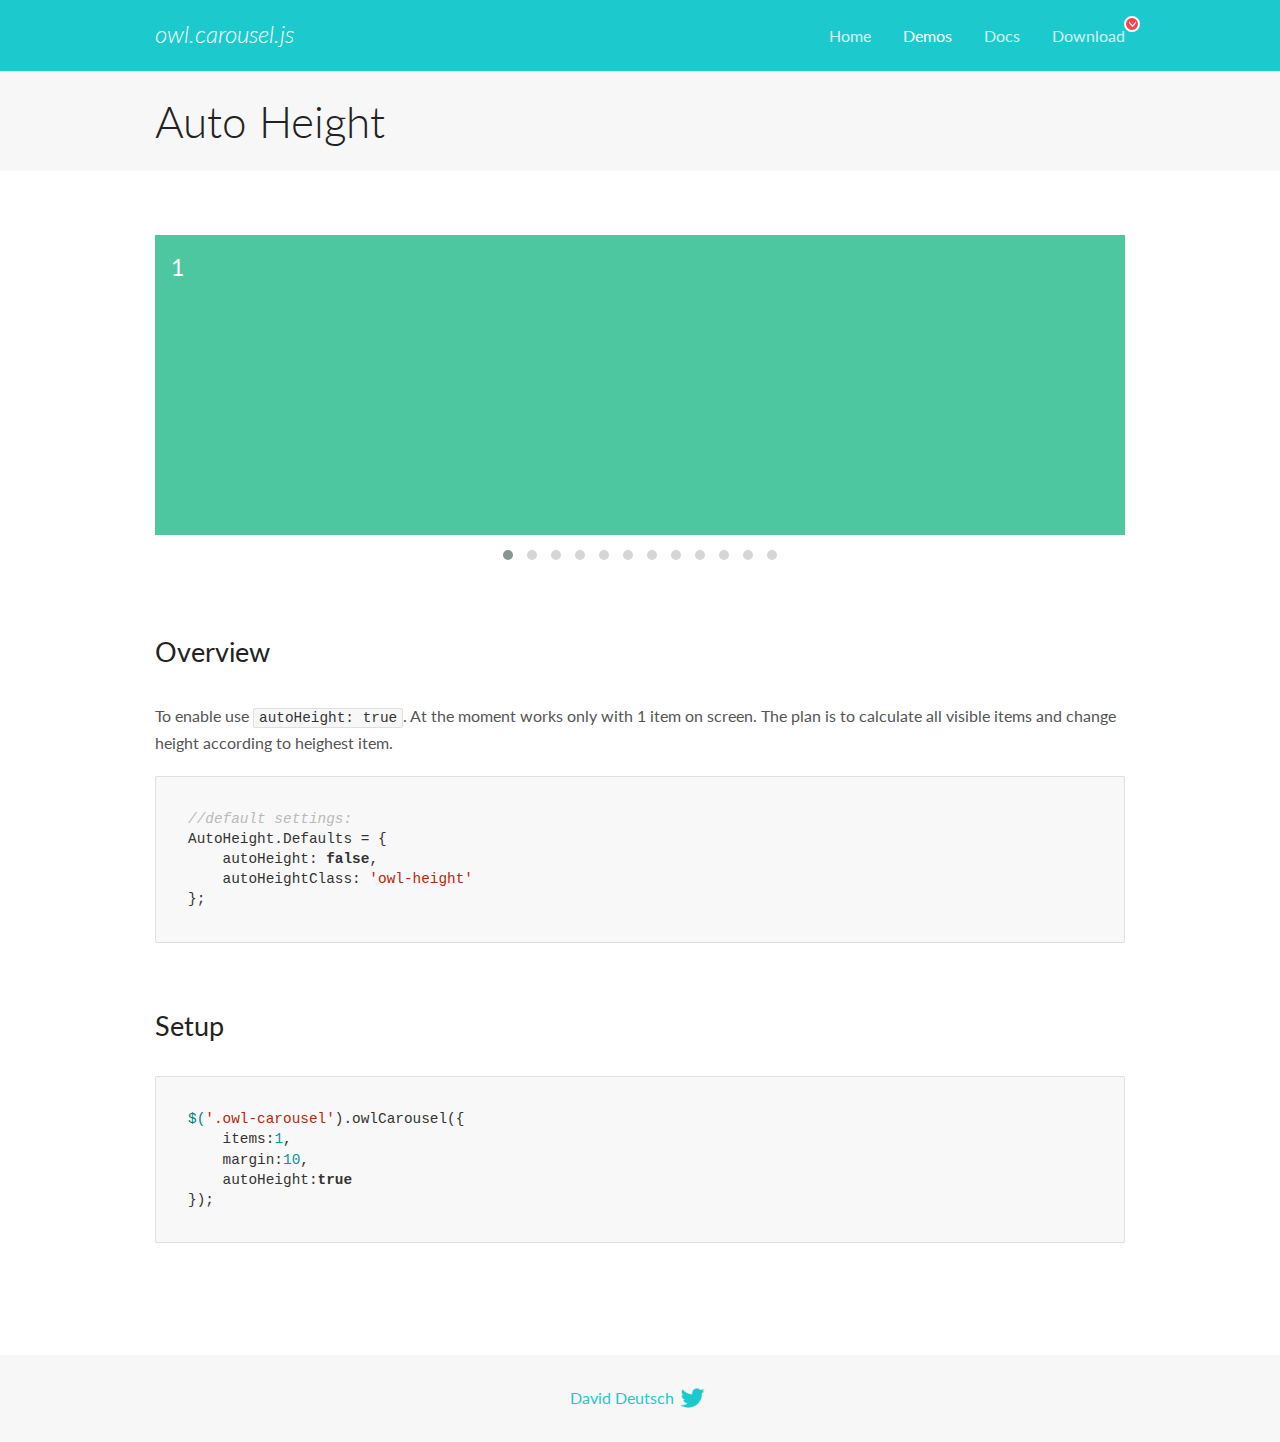
<file: OwlCarousel2-2.3.4/docs/demos/autoheight.html>
<!DOCTYPE html>
<html lang="en">
  <head>

    <!-- head -->
    <meta charset="utf-8">
    <meta name="msapplication-tap-highlight" content="no" />
    <meta name="viewport" content="width=device-width, initial-scale=1.0" />
    <meta name="description" content="autoHeight usage demo">
    <meta name="author" content="David Deutsch">
    <title>
      Auto Height Demo | Owl Carousel | 2.3.4
    </title>

    <!-- Stylesheets -->
    <link href='https://fonts.googleapis.com/css?family=Lato:300,400,700,400italic,300italic' rel='stylesheet' type='text/css'>
    <link rel="stylesheet" href="../assets/css/docs.theme.min.css">

    <!-- Owl Stylesheets -->
    <link rel="stylesheet" href="../assets/owlcarousel/assets/owl.carousel.min.css">
    <link rel="stylesheet" href="../assets/owlcarousel/assets/owl.theme.default.min.css">

    <!-- HTML5 shim and Respond.js IE8 support of HTML5 elements and media queries -->

    <!--[if lt IE 9]>
      <script src="https://oss.maxcdn.com/libs/html5shiv/3.7.0/html5shiv.js"></script>
      <script src="https://oss.maxcdn.com/libs/respond.js/1.3.0/respond.min.js"></script>
    <![endif]-->

    <!-- Favicons -->
    <link rel="apple-touch-icon-precomposed" sizes="144x144" href="../assets/ico/apple-touch-icon-144-precomposed.png">
    <link rel="shortcut icon" href="../assets/ico/favicon.png">
    <link rel="shortcut icon" href="favicon.ico">

    <!-- Yeah i know js should not be in header. Its required for demos.-->

    <!-- javascript -->
    <script src="../assets/vendors/jquery.min.js"></script>
    <script src="../assets/owlcarousel/owl.carousel.js"></script>
  </head>
  <body>

    <!-- header -->
    <header class="header">
      <div class="row">
        <div class="large-12 columns">
          <div class="brand left">
            <h3>
              <a href="/OwlCarousel2/">owl.carousel.js</a> 
            </h3>
          </div>
          <a id="toggle-nav" class="right">
            <span></span> <span></span> <span></span> 
          </a> 
          <div class="nav-bar">
            <ul class="clearfix">
              <li> <a href="/OwlCarousel2/index.html">Home</a>  </li>
              <li class="active">
                <a href="/OwlCarousel2/demos/demos.html">Demos</a> 
              </li>
              <li> <a href="/OwlCarousel2/docs/started-welcome.html">Docs</a>  </li>
              <li>
                <a href="https://github.com/OwlCarousel2/OwlCarousel2/archive/2.3.4.zip">Download</a> 
                <span class="download"></span> 
              </li>
            </ul>
          </div>
        </div>
      </div>
    </header>

    <!-- title -->
    <section class="title">
      <div class="row">
        <div class="large-12 columns">
          <h1>Auto Height</h1>
        </div>
      </div>
    </section>

    <!--  Demos -->
    <section id="demos">
      <div class="row">
        <div class="large-12 columns">
          <div class="owl-carousel owl-theme">
            <div class="item" style="height:300px">
              <h4>1</h4>
            </div>
            <div class="item" style="height:100px">
              <h4>2</h4>
            </div>
            <div class="item" style="height:500px">
              <h4>3</h4>
            </div>
            <div class="item" style="height:250px">
              <h4>4</h4>
            </div>
            <div class="item" style="height:400px">
              <h4>5</h4>
            </div>
            <div class="item" style="height:500px">
              <h4>6</h4>
            </div>
            <div class="item" style="height:600px">
              <h4>7</h4>
            </div>
            <div class="item" style="height:400px">
              <h4>8</h4>
            </div>
            <div class="item" style="height:300px">
              <h4>9</h4>
            </div>
            <div class="item" style="height:350px">
              <h4>10</h4>
            </div>
            <div class="item" style="height:200px">
              <h4>11</h4>
            </div>
            <div class="item" style="height:150px">
              <h4>12</h4>
            </div>
          </div>
          <h3 id="overview">Overview</h3>
          <p>To enable use <code>autoHeight: true</code>. At the moment works only with 1 item on screen. The plan is to calculate all visible items and change height according to heighest item.</p>
          <pre><code>//default settings:
AutoHeight.Defaults = {
    autoHeight: false,
    autoHeightClass: &#39;owl-height&#39;
};</code></pre>
          <h3 id="setup">Setup</h3>
          <pre><code>$(&#39;.owl-carousel&#39;).owlCarousel({
    items:1,
    margin:10,
    autoHeight:true
});</code></pre>
          <script>
            $(document).ready(function() {
              $('.owl-carousel').owlCarousel({
                items: 1,
                margin: 10,
                autoHeight: true
              });
            })
          </script>
        </div>
      </div>
    </section>

    <!-- footer -->
    <footer class="footer">
      <div class="row">
        <div class="large-12 columns">
          <h5>
            <a href="/OwlCarousel2/docs/support-contact.html">David Deutsch</a> 
            <a id="custom-tweet-button" href="https://twitter.com/share?url=https://github.com/OwlCarousel2/OwlCarousel2&text=Owl Carousel - This is so awesome! " target="_blank"></a> 
          </h5>
        </div>
      </div>
    </footer>

    <!-- vendors -->
    <script src="../assets/vendors/highlight.js"></script>
    <script src="../assets/js/app.js"></script>
  </body>
</html>
</file>
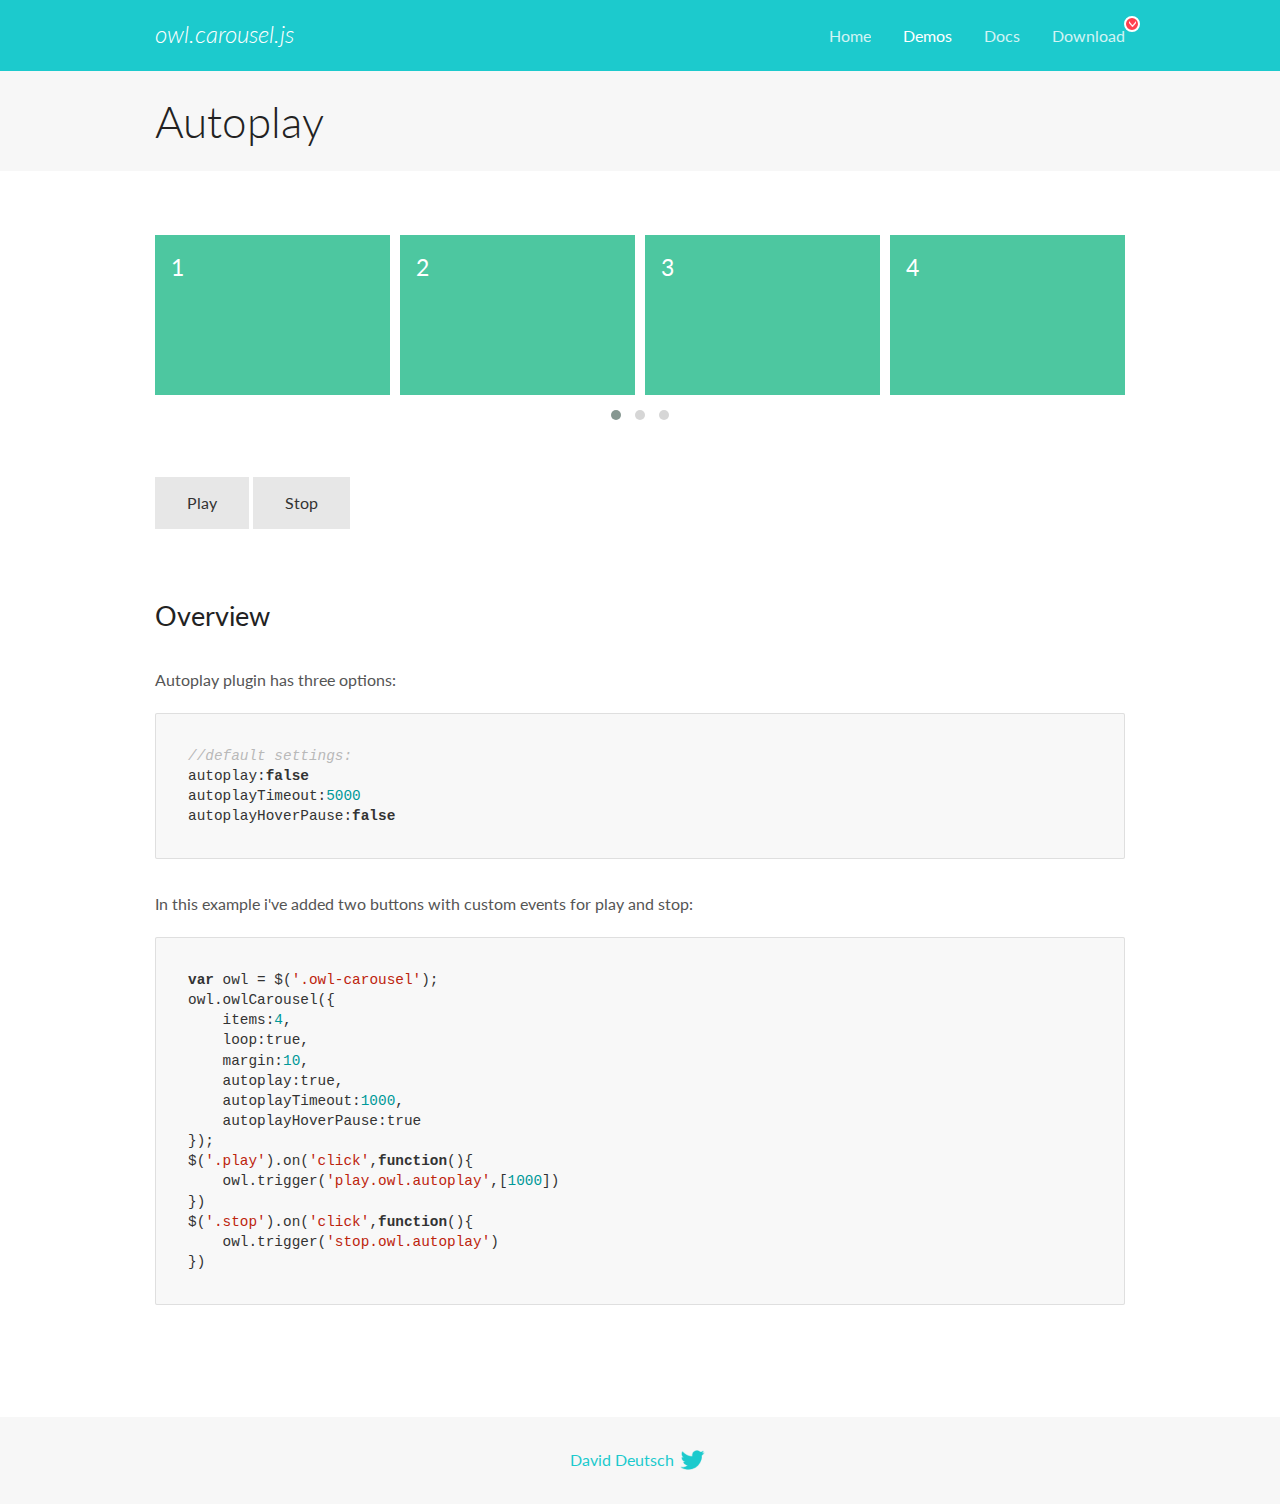
<file: OwlCarousel2-2.3.4/docs/demos/autoplay.html>
<!DOCTYPE html>
<html lang="en">
  <head>

    <!-- head -->
    <meta charset="utf-8">
    <meta name="msapplication-tap-highlight" content="no" />
    <meta name="viewport" content="width=device-width, initial-scale=1.0" />
    <meta name="description" content="Autoplay usage demo">
    <meta name="author" content="David Deutsch">
    <title>
      Autoplay Demo | Owl Carousel | 2.3.4
    </title>

    <!-- Stylesheets -->
    <link href='https://fonts.googleapis.com/css?family=Lato:300,400,700,400italic,300italic' rel='stylesheet' type='text/css'>
    <link rel="stylesheet" href="../assets/css/docs.theme.min.css">

    <!-- Owl Stylesheets -->
    <link rel="stylesheet" href="../assets/owlcarousel/assets/owl.carousel.min.css">
    <link rel="stylesheet" href="../assets/owlcarousel/assets/owl.theme.default.min.css">

    <!-- HTML5 shim and Respond.js IE8 support of HTML5 elements and media queries -->

    <!--[if lt IE 9]>
      <script src="https://oss.maxcdn.com/libs/html5shiv/3.7.0/html5shiv.js"></script>
      <script src="https://oss.maxcdn.com/libs/respond.js/1.3.0/respond.min.js"></script>
    <![endif]-->

    <!-- Favicons -->
    <link rel="apple-touch-icon-precomposed" sizes="144x144" href="../assets/ico/apple-touch-icon-144-precomposed.png">
    <link rel="shortcut icon" href="../assets/ico/favicon.png">
    <link rel="shortcut icon" href="favicon.ico">

    <!-- Yeah i know js should not be in header. Its required for demos.-->

    <!-- javascript -->
    <script src="../assets/vendors/jquery.min.js"></script>
    <script src="../assets/owlcarousel/owl.carousel.js"></script>
  </head>
  <body>

    <!-- header -->
    <header class="header">
      <div class="row">
        <div class="large-12 columns">
          <div class="brand left">
            <h3>
              <a href="/OwlCarousel2/">owl.carousel.js</a> 
            </h3>
          </div>
          <a id="toggle-nav" class="right">
            <span></span> <span></span> <span></span> 
          </a> 
          <div class="nav-bar">
            <ul class="clearfix">
              <li> <a href="/OwlCarousel2/index.html">Home</a>  </li>
              <li class="active">
                <a href="/OwlCarousel2/demos/demos.html">Demos</a> 
              </li>
              <li> <a href="/OwlCarousel2/docs/started-welcome.html">Docs</a>  </li>
              <li>
                <a href="https://github.com/OwlCarousel2/OwlCarousel2/archive/2.3.4.zip">Download</a> 
                <span class="download"></span> 
              </li>
            </ul>
          </div>
        </div>
      </div>
    </header>

    <!-- title -->
    <section class="title">
      <div class="row">
        <div class="large-12 columns">
          <h1>Autoplay</h1>
        </div>
      </div>
    </section>

    <!--  Demos -->
    <section id="demos">
      <div class="row">
        <div class="large-12 columns">
          <div class="owl-carousel owl-theme">
            <div class="item">
              <h4>1</h4>
            </div>
            <div class="item">
              <h4>2</h4>
            </div>
            <div class="item">
              <h4>3</h4>
            </div>
            <div class="item">
              <h4>4</h4>
            </div>
            <div class="item">
              <h4>5</h4>
            </div>
            <div class="item">
              <h4>6</h4>
            </div>
            <div class="item">
              <h4>7</h4>
            </div>
            <div class="item">
              <h4>8</h4>
            </div>
            <div class="item">
              <h4>9</h4>
            </div>
            <div class="item">
              <h4>10</h4>
            </div>
            <div class="item">
              <h4>11</h4>
            </div>
            <div class="item">
              <h4>12</h4>
            </div>
          </div>
          <a class="button secondary play">Play</a> 
          <a class="button secondary stop">Stop</a> 
          <h3 id="overview">Overview</h3>
          <p>Autoplay plugin has three options:</p>
          <pre><code>//default settings:
autoplay:false
autoplayTimeout:5000
autoplayHoverPause:false</code></pre>
          <p>In this example i&#39;ve added two buttons with custom events for play and stop:</p>
          <pre><code>var owl = $(&#39;.owl-carousel&#39;);
owl.owlCarousel({
    items:4,
    loop:true,
    margin:10,
    autoplay:true,
    autoplayTimeout:1000,
    autoplayHoverPause:true
});
$(&#39;.play&#39;).on(&#39;click&#39;,function(){
    owl.trigger(&#39;play.owl.autoplay&#39;,[1000])
})
$(&#39;.stop&#39;).on(&#39;click&#39;,function(){
    owl.trigger(&#39;stop.owl.autoplay&#39;)
})</code></pre>
          <script>
            $(document).ready(function() {
              var owl = $('.owl-carousel');
              owl.owlCarousel({
                items: 4,
                loop: true,
                margin: 10,
                autoplay: true,
                autoplayTimeout: 1000,
                autoplayHoverPause: true
              });
              $('.play').on('click', function() {
                owl.trigger('play.owl.autoplay', [1000])
              })
              $('.stop').on('click', function() {
                owl.trigger('stop.owl.autoplay')
              })
            })
          </script>
        </div>
      </div>
    </section>

    <!-- footer -->
    <footer class="footer">
      <div class="row">
        <div class="large-12 columns">
          <h5>
            <a href="/OwlCarousel2/docs/support-contact.html">David Deutsch</a> 
            <a id="custom-tweet-button" href="https://twitter.com/share?url=https://github.com/OwlCarousel2/OwlCarousel2&text=Owl Carousel - This is so awesome! " target="_blank"></a> 
          </h5>
        </div>
      </div>
    </footer>

    <!-- vendors -->
    <script src="../assets/vendors/highlight.js"></script>
    <script src="../assets/js/app.js"></script>
  </body>
</html>
</file>
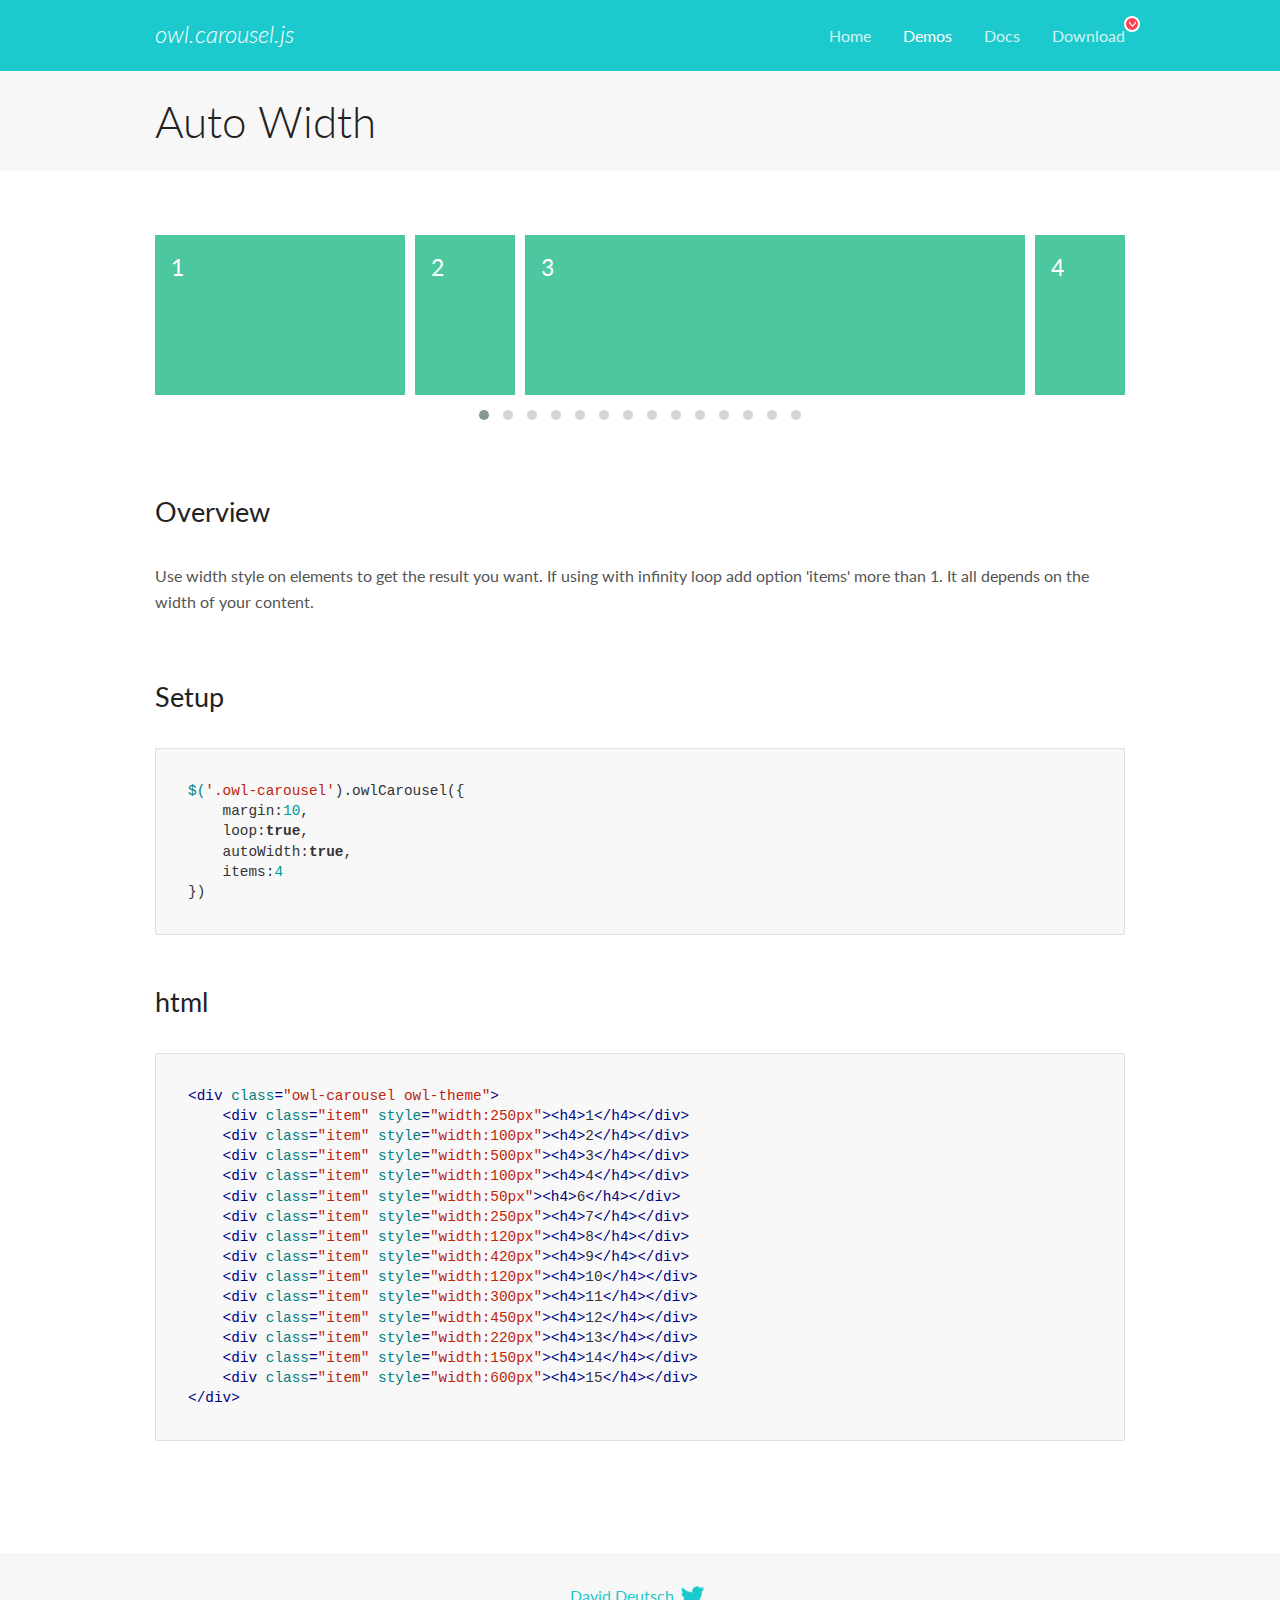
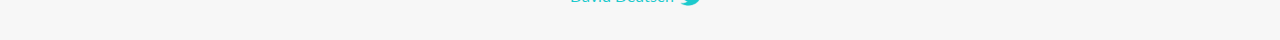
<file: OwlCarousel2-2.3.4/docs/demos/autowidth.html>
<!DOCTYPE html>
<html lang="en">
  <head>

    <!-- head -->
    <meta charset="utf-8">
    <meta name="msapplication-tap-highlight" content="no" />
    <meta name="viewport" content="width=device-width, initial-scale=1.0" />
    <meta name="description" content="Auto Width">
    <meta name="author" content="David Deutsch">
    <title>
      Auto Width Demo | Owl Carousel | 2.3.4
    </title>

    <!-- Stylesheets -->
    <link href='https://fonts.googleapis.com/css?family=Lato:300,400,700,400italic,300italic' rel='stylesheet' type='text/css'>
    <link rel="stylesheet" href="../assets/css/docs.theme.min.css">

    <!-- Owl Stylesheets -->
    <link rel="stylesheet" href="../assets/owlcarousel/assets/owl.carousel.min.css">
    <link rel="stylesheet" href="../assets/owlcarousel/assets/owl.theme.default.min.css">

    <!-- HTML5 shim and Respond.js IE8 support of HTML5 elements and media queries -->

    <!--[if lt IE 9]>
      <script src="https://oss.maxcdn.com/libs/html5shiv/3.7.0/html5shiv.js"></script>
      <script src="https://oss.maxcdn.com/libs/respond.js/1.3.0/respond.min.js"></script>
    <![endif]-->

    <!-- Favicons -->
    <link rel="apple-touch-icon-precomposed" sizes="144x144" href="../assets/ico/apple-touch-icon-144-precomposed.png">
    <link rel="shortcut icon" href="../assets/ico/favicon.png">
    <link rel="shortcut icon" href="favicon.ico">

    <!-- Yeah i know js should not be in header. Its required for demos.-->

    <!-- javascript -->
    <script src="../assets/vendors/jquery.min.js"></script>
    <script src="../assets/owlcarousel/owl.carousel.js"></script>
  </head>
  <body>

    <!-- header -->
    <header class="header">
      <div class="row">
        <div class="large-12 columns">
          <div class="brand left">
            <h3>
              <a href="/OwlCarousel2/">owl.carousel.js</a> 
            </h3>
          </div>
          <a id="toggle-nav" class="right">
            <span></span> <span></span> <span></span> 
          </a> 
          <div class="nav-bar">
            <ul class="clearfix">
              <li> <a href="/OwlCarousel2/index.html">Home</a>  </li>
              <li class="active">
                <a href="/OwlCarousel2/demos/demos.html">Demos</a> 
              </li>
              <li> <a href="/OwlCarousel2/docs/started-welcome.html">Docs</a>  </li>
              <li>
                <a href="https://github.com/OwlCarousel2/OwlCarousel2/archive/2.3.4.zip">Download</a> 
                <span class="download"></span> 
              </li>
            </ul>
          </div>
        </div>
      </div>
    </header>

    <!-- title -->
    <section class="title">
      <div class="row">
        <div class="large-12 columns">
          <h1>Auto Width</h1>
        </div>
      </div>
    </section>

    <!--  Demos -->
    <section id="demos">
      <div class="row">
        <div class="large-12 columns">
          <div class="owl-carousel owl-theme">
            <div class="item" style="width:250px">
              <h4>1</h4>
            </div>
            <div class="item" style="width:100px">
              <h4>2</h4>
            </div>
            <div class="item" style="width:500px">
              <h4>3</h4>
            </div>
            <div class="item" style="width:100px">
              <h4>4</h4>
            </div>
            <div class="item" style="width:50px">
              <h4>6</h4>
            </div>
            <div class="item" style="width:250px">
              <h4>7</h4>
            </div>
            <div class="item" style="width:120px">
              <h4>8</h4>
            </div>
            <div class="item" style="width:420px">
              <h4>9</h4>
            </div>
            <div class="item" style="width:120px">
              <h4>10</h4>
            </div>
            <div class="item" style="width:300px">
              <h4>11</h4>
            </div>
            <div class="item" style="width:450px">
              <h4>12</h4>
            </div>
            <div class="item" style="width:220px">
              <h4>13</h4>
            </div>
            <div class="item" style="width:150px">
              <h4>14</h4>
            </div>
            <div class="item" style="width:600px">
              <h4>15</h4>
            </div>
          </div>
          <h3 id="overview">Overview</h3>
          <p>Use width style on elements to get the result you want. If using with infinity loop add option &#39;items&#39; more than 1. It all depends on the width of your content.</p>
          <h3 id="setup">Setup</h3>
          <pre><code>$(&#39;.owl-carousel&#39;).owlCarousel({
    margin:10,
    loop:true,
    autoWidth:true,
    items:4
})</code></pre>
          <h3 id="html">html</h3>
          <pre><code>&lt;div class=&quot;owl-carousel owl-theme&quot;&gt;
    &lt;div class=&quot;item&quot; style=&quot;width:250px&quot;&gt;&lt;h4&gt;1&lt;/h4&gt;&lt;/div&gt;
    &lt;div class=&quot;item&quot; style=&quot;width:100px&quot;&gt;&lt;h4&gt;2&lt;/h4&gt;&lt;/div&gt;
    &lt;div class=&quot;item&quot; style=&quot;width:500px&quot;&gt;&lt;h4&gt;3&lt;/h4&gt;&lt;/div&gt;
    &lt;div class=&quot;item&quot; style=&quot;width:100px&quot;&gt;&lt;h4&gt;4&lt;/h4&gt;&lt;/div&gt;
    &lt;div class=&quot;item&quot; style=&quot;width:50px&quot;&gt;&lt;h4&gt;6&lt;/h4&gt;&lt;/div&gt;
    &lt;div class=&quot;item&quot; style=&quot;width:250px&quot;&gt;&lt;h4&gt;7&lt;/h4&gt;&lt;/div&gt;
    &lt;div class=&quot;item&quot; style=&quot;width:120px&quot;&gt;&lt;h4&gt;8&lt;/h4&gt;&lt;/div&gt;
    &lt;div class=&quot;item&quot; style=&quot;width:420px&quot;&gt;&lt;h4&gt;9&lt;/h4&gt;&lt;/div&gt;
    &lt;div class=&quot;item&quot; style=&quot;width:120px&quot;&gt;&lt;h4&gt;10&lt;/h4&gt;&lt;/div&gt;
    &lt;div class=&quot;item&quot; style=&quot;width:300px&quot;&gt;&lt;h4&gt;11&lt;/h4&gt;&lt;/div&gt;
    &lt;div class=&quot;item&quot; style=&quot;width:450px&quot;&gt;&lt;h4&gt;12&lt;/h4&gt;&lt;/div&gt;
    &lt;div class=&quot;item&quot; style=&quot;width:220px&quot;&gt;&lt;h4&gt;13&lt;/h4&gt;&lt;/div&gt;
    &lt;div class=&quot;item&quot; style=&quot;width:150px&quot;&gt;&lt;h4&gt;14&lt;/h4&gt;&lt;/div&gt;
    &lt;div class=&quot;item&quot; style=&quot;width:600px&quot;&gt;&lt;h4&gt;15&lt;/h4&gt;&lt;/div&gt;
&lt;/div&gt;</code></pre>
          <script>
            $(document).ready(function() {
              $('.owl-carousel').owlCarousel({
                margin: 10,
                loop: true,
                autoWidth: true,
                items: 4
              })
            })
          </script>
        </div>
      </div>
    </section>

    <!-- footer -->
    <footer class="footer">
      <div class="row">
        <div class="large-12 columns">
          <h5>
            <a href="/OwlCarousel2/docs/support-contact.html">David Deutsch</a> 
            <a id="custom-tweet-button" href="https://twitter.com/share?url=https://github.com/OwlCarousel2/OwlCarousel2&text=Owl Carousel - This is so awesome! " target="_blank"></a> 
          </h5>
        </div>
      </div>
    </footer>

    <!-- vendors -->
    <script src="../assets/vendors/highlight.js"></script>
    <script src="../assets/js/app.js"></script>
  </body>
</html>
</file>
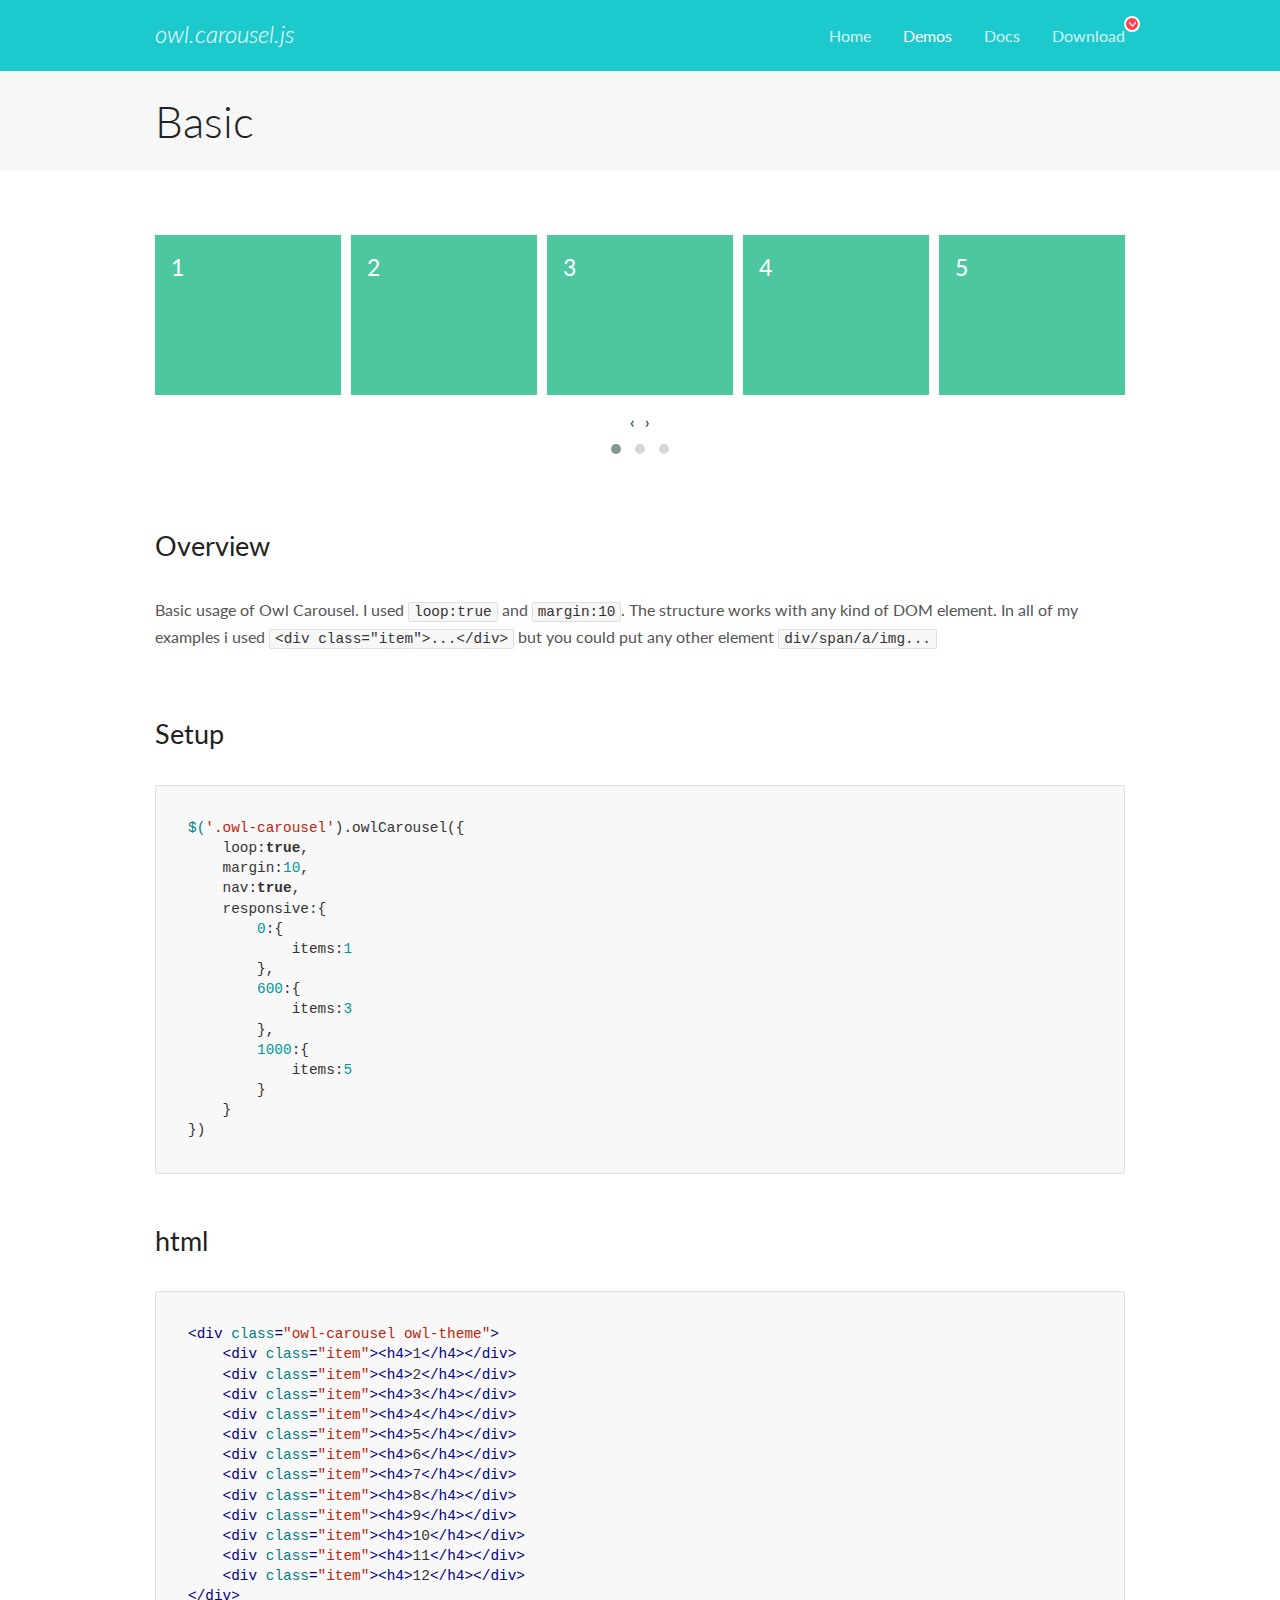
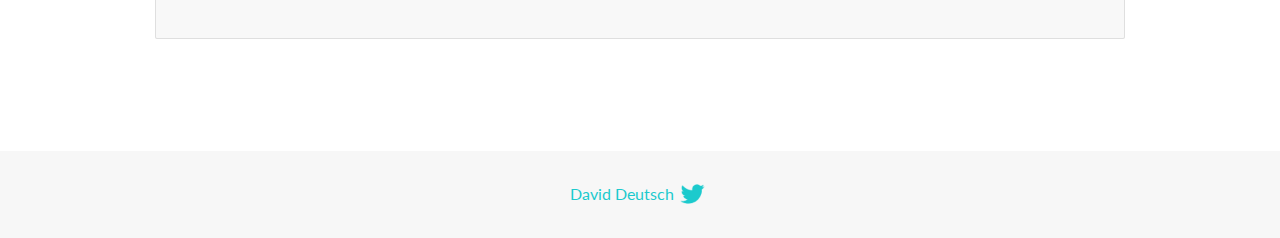
<file: OwlCarousel2-2.3.4/docs/demos/basic.html>
<!DOCTYPE html>
<html lang="en">
  <head>

    <!-- head -->
    <meta charset="utf-8">
    <meta name="msapplication-tap-highlight" content="no" />
    <meta name="viewport" content="width=device-width, initial-scale=1.0" />
    <meta name="description" content="Basic usage demo">
    <meta name="author" content="David Deutsch">
    <title>
      Basic Demo | Owl Carousel | 2.3.4
    </title>

    <!-- Stylesheets -->
    <link href='https://fonts.googleapis.com/css?family=Lato:300,400,700,400italic,300italic' rel='stylesheet' type='text/css'>
    <link rel="stylesheet" href="../assets/css/docs.theme.min.css">

    <!-- Owl Stylesheets -->
    <link rel="stylesheet" href="../assets/owlcarousel/assets/owl.carousel.min.css">
    <link rel="stylesheet" href="../assets/owlcarousel/assets/owl.theme.default.min.css">

    <!-- HTML5 shim and Respond.js IE8 support of HTML5 elements and media queries -->

    <!--[if lt IE 9]>
      <script src="https://oss.maxcdn.com/libs/html5shiv/3.7.0/html5shiv.js"></script>
      <script src="https://oss.maxcdn.com/libs/respond.js/1.3.0/respond.min.js"></script>
    <![endif]-->

    <!-- Favicons -->
    <link rel="apple-touch-icon-precomposed" sizes="144x144" href="../assets/ico/apple-touch-icon-144-precomposed.png">
    <link rel="shortcut icon" href="../assets/ico/favicon.png">
    <link rel="shortcut icon" href="favicon.ico">

    <!-- Yeah i know js should not be in header. Its required for demos.-->

    <!-- javascript -->
    <script src="../assets/vendors/jquery.min.js"></script>
    <script src="../assets/owlcarousel/owl.carousel.js"></script>
  </head>
  <body>

    <!-- header -->
    <header class="header">
      <div class="row">
        <div class="large-12 columns">
          <div class="brand left">
            <h3>
              <a href="/OwlCarousel2/">owl.carousel.js</a> 
            </h3>
          </div>
          <a id="toggle-nav" class="right">
            <span></span> <span></span> <span></span> 
          </a> 
          <div class="nav-bar">
            <ul class="clearfix">
              <li> <a href="/OwlCarousel2/index.html">Home</a>  </li>
              <li class="active">
                <a href="/OwlCarousel2/demos/demos.html">Demos</a> 
              </li>
              <li> <a href="/OwlCarousel2/docs/started-welcome.html">Docs</a>  </li>
              <li>
                <a href="https://github.com/OwlCarousel2/OwlCarousel2/archive/2.3.4.zip">Download</a> 
                <span class="download"></span> 
              </li>
            </ul>
          </div>
        </div>
      </div>
    </header>

    <!-- title -->
    <section class="title">
      <div class="row">
        <div class="large-12 columns">
          <h1>Basic</h1>
        </div>
      </div>
    </section>

    <!--  Demos -->
    <section id="demos">
      <div class="row">
        <div class="large-12 columns">
          <div class="owl-carousel owl-theme">
            <div class="item">
              <h4>1</h4>
            </div>
            <div class="item">
              <h4>2</h4>
            </div>
            <div class="item">
              <h4>3</h4>
            </div>
            <div class="item">
              <h4>4</h4>
            </div>
            <div class="item">
              <h4>5</h4>
            </div>
            <div class="item">
              <h4>6</h4>
            </div>
            <div class="item">
              <h4>7</h4>
            </div>
            <div class="item">
              <h4>8</h4>
            </div>
            <div class="item">
              <h4>9</h4>
            </div>
            <div class="item">
              <h4>10</h4>
            </div>
            <div class="item">
              <h4>11</h4>
            </div>
            <div class="item">
              <h4>12</h4>
            </div>
          </div>
          <h3 id="overview">Overview</h3>
          <p>Basic usage of Owl Carousel. I used <code>loop:true</code> and <code>margin:10</code>. The structure works with any kind of DOM element. In all of my examples i used <code>&lt;div class=&quot;item&quot;&gt;...&lt;/div&gt;</code> but you could
            put any other element <code>div/span/a/img...</code></p>
          <h3 id="setup">Setup</h3>
          <pre><code>$(&#39;.owl-carousel&#39;).owlCarousel({
    loop:true,
    margin:10,
    nav:true,
    responsive:{
        0:{
            items:1
        },
        600:{
            items:3
        },
        1000:{
            items:5
        }
    }
})</code></pre>
          <h3 id="html">html</h3>
          <pre><code>&lt;div class=&quot;owl-carousel owl-theme&quot;&gt;
    &lt;div class=&quot;item&quot;&gt;&lt;h4&gt;1&lt;/h4&gt;&lt;/div&gt;
    &lt;div class=&quot;item&quot;&gt;&lt;h4&gt;2&lt;/h4&gt;&lt;/div&gt;
    &lt;div class=&quot;item&quot;&gt;&lt;h4&gt;3&lt;/h4&gt;&lt;/div&gt;
    &lt;div class=&quot;item&quot;&gt;&lt;h4&gt;4&lt;/h4&gt;&lt;/div&gt;
    &lt;div class=&quot;item&quot;&gt;&lt;h4&gt;5&lt;/h4&gt;&lt;/div&gt;
    &lt;div class=&quot;item&quot;&gt;&lt;h4&gt;6&lt;/h4&gt;&lt;/div&gt;
    &lt;div class=&quot;item&quot;&gt;&lt;h4&gt;7&lt;/h4&gt;&lt;/div&gt;
    &lt;div class=&quot;item&quot;&gt;&lt;h4&gt;8&lt;/h4&gt;&lt;/div&gt;
    &lt;div class=&quot;item&quot;&gt;&lt;h4&gt;9&lt;/h4&gt;&lt;/div&gt;
    &lt;div class=&quot;item&quot;&gt;&lt;h4&gt;10&lt;/h4&gt;&lt;/div&gt;
    &lt;div class=&quot;item&quot;&gt;&lt;h4&gt;11&lt;/h4&gt;&lt;/div&gt;
    &lt;div class=&quot;item&quot;&gt;&lt;h4&gt;12&lt;/h4&gt;&lt;/div&gt;
&lt;/div&gt;</code></pre>
          <script>
            $(document).ready(function() {
              var owl = $('.owl-carousel');
              owl.owlCarousel({
                margin: 10,
                nav: true,
                loop: true,
                responsive: {
                  0: {
                    items: 1
                  },
                  600: {
                    items: 3
                  },
                  1000: {
                    items: 5
                  }
                }
              })
            })
          </script>
        </div>
      </div>
    </section>

    <!-- footer -->
    <footer class="footer">
      <div class="row">
        <div class="large-12 columns">
          <h5>
            <a href="/OwlCarousel2/docs/support-contact.html">David Deutsch</a> 
            <a id="custom-tweet-button" href="https://twitter.com/share?url=https://github.com/OwlCarousel2/OwlCarousel2&text=Owl Carousel - This is so awesome! " target="_blank"></a> 
          </h5>
        </div>
      </div>
    </footer>

    <!-- vendors -->
    <script src="../assets/vendors/highlight.js"></script>
    <script src="../assets/js/app.js"></script>
  </body>
</html>
</file>
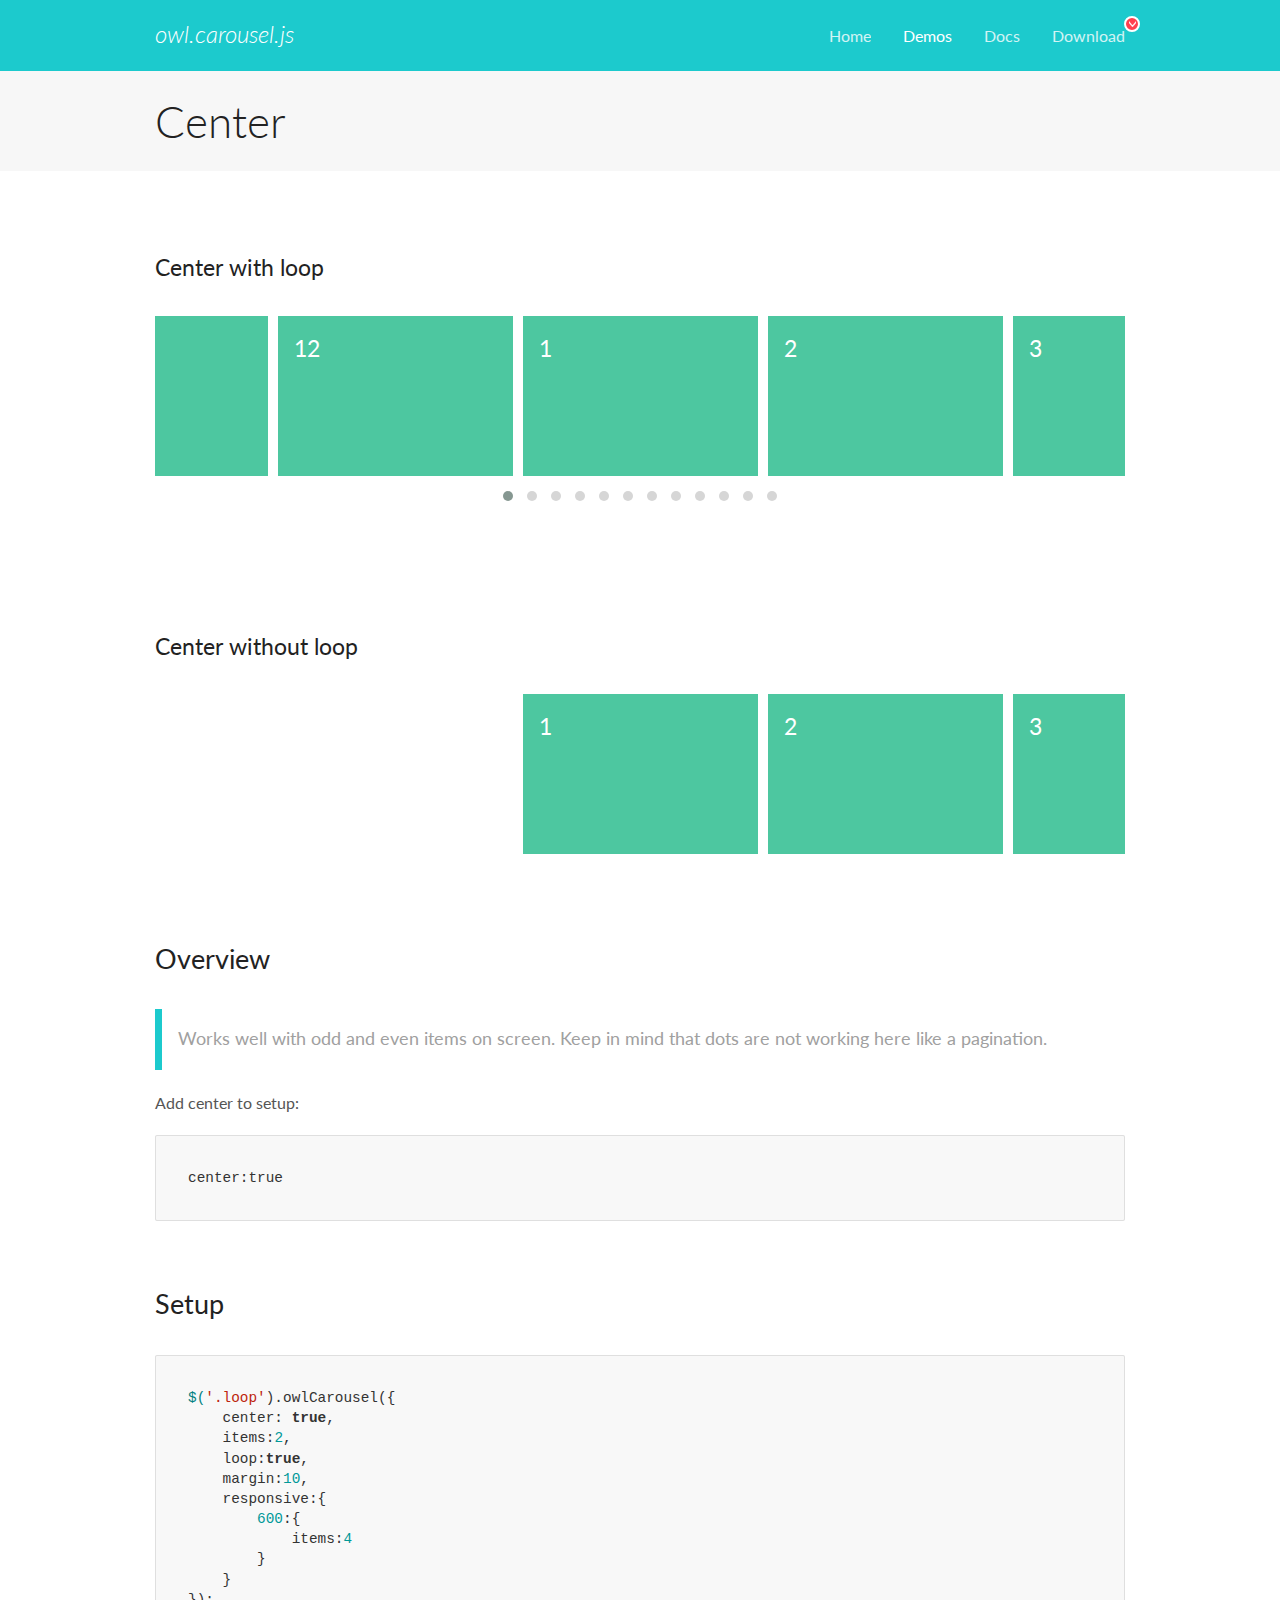
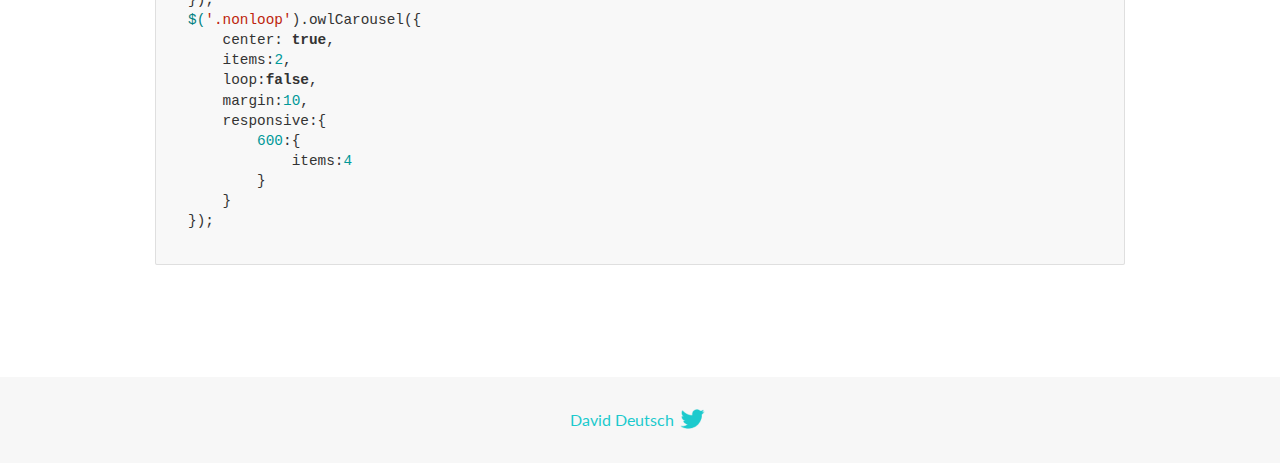
<file: OwlCarousel2-2.3.4/docs/demos/center.html>
<!DOCTYPE html>
<html lang="en">
  <head>

    <!-- head -->
    <meta charset="utf-8">
    <meta name="msapplication-tap-highlight" content="no" />
    <meta name="viewport" content="width=device-width, initial-scale=1.0" />
    <meta name="description" content="Center carousel">
    <meta name="author" content="David Deutsch">
    <title>
      Center Demo | Owl Carousel | 2.3.4
    </title>

    <!-- Stylesheets -->
    <link href='https://fonts.googleapis.com/css?family=Lato:300,400,700,400italic,300italic' rel='stylesheet' type='text/css'>
    <link rel="stylesheet" href="../assets/css/docs.theme.min.css">

    <!-- Owl Stylesheets -->
    <link rel="stylesheet" href="../assets/owlcarousel/assets/owl.carousel.min.css">
    <link rel="stylesheet" href="../assets/owlcarousel/assets/owl.theme.default.min.css">

    <!-- HTML5 shim and Respond.js IE8 support of HTML5 elements and media queries -->

    <!--[if lt IE 9]>
      <script src="https://oss.maxcdn.com/libs/html5shiv/3.7.0/html5shiv.js"></script>
      <script src="https://oss.maxcdn.com/libs/respond.js/1.3.0/respond.min.js"></script>
    <![endif]-->

    <!-- Favicons -->
    <link rel="apple-touch-icon-precomposed" sizes="144x144" href="../assets/ico/apple-touch-icon-144-precomposed.png">
    <link rel="shortcut icon" href="../assets/ico/favicon.png">
    <link rel="shortcut icon" href="favicon.ico">

    <!-- Yeah i know js should not be in header. Its required for demos.-->

    <!-- javascript -->
    <script src="../assets/vendors/jquery.min.js"></script>
    <script src="../assets/owlcarousel/owl.carousel.js"></script>
  </head>
  <body>

    <!-- header -->
    <header class="header">
      <div class="row">
        <div class="large-12 columns">
          <div class="brand left">
            <h3>
              <a href="/OwlCarousel2/">owl.carousel.js</a> 
            </h3>
          </div>
          <a id="toggle-nav" class="right">
            <span></span> <span></span> <span></span> 
          </a> 
          <div class="nav-bar">
            <ul class="clearfix">
              <li> <a href="/OwlCarousel2/index.html">Home</a>  </li>
              <li class="active">
                <a href="/OwlCarousel2/demos/demos.html">Demos</a> 
              </li>
              <li> <a href="/OwlCarousel2/docs/started-welcome.html">Docs</a>  </li>
              <li>
                <a href="https://github.com/OwlCarousel2/OwlCarousel2/archive/2.3.4.zip">Download</a> 
                <span class="download"></span> 
              </li>
            </ul>
          </div>
        </div>
      </div>
    </header>

    <!-- title -->
    <section class="title">
      <div class="row">
        <div class="large-12 columns">
          <h1>Center</h1>
        </div>
      </div>
    </section>

    <!--  Demos -->
    <section id="demos">
      <div class="row">
        <div class="large-12 columns">
          <h4 id="center-with-loop">Center with loop</h4>
          <div class="loop owl-carousel owl-theme">
            <div class="item">
              <h4>1</h4>
            </div>
            <div class="item">
              <h4>2</h4>
            </div>
            <div class="item">
              <h4>3</h4>
            </div>
            <div class="item">
              <h4>4</h4>
            </div>
            <div class="item">
              <h4>5</h4>
            </div>
            <div class="item">
              <h4>6</h4>
            </div>
            <div class="item">
              <h4>7</h4>
            </div>
            <div class="item">
              <h4>8</h4>
            </div>
            <div class="item">
              <h4>9</h4>
            </div>
            <div class="item">
              <h4>10</h4>
            </div>
            <div class="item">
              <h4>11</h4>
            </div>
            <div class="item">
              <h4>12</h4>
            </div>
          </div>
          <br>
          <h4 id="center-without-loop">Center without loop</h4>
          <div class="nonloop owl-carousel">
            <div class="item">
              <h4>1</h4>
            </div>
            <div class="item">
              <h4>2</h4>
            </div>
            <div class="item">
              <h4>3</h4>
            </div>
            <div class="item">
              <h4>4</h4>
            </div>
            <div class="item">
              <h4>5</h4>
            </div>
            <div class="item">
              <h4>6</h4>
            </div>
            <div class="item">
              <h4>7</h4>
            </div>
            <div class="item">
              <h4>8</h4>
            </div>
            <div class="item">
              <h4>9</h4>
            </div>
            <div class="item">
              <h4>10</h4>
            </div>
            <div class="item">
              <h4>11</h4>
            </div>
            <div class="item">
              <h4>12</h4>
            </div>
          </div>
          <h3 id="overview">Overview</h3>
          <blockquote>
            <p>Works well with odd and even items on screen. Keep in mind that dots are not working here like a pagination.</p>
          </blockquote>
          <p>Add center to setup:</p>
          <pre><code>center:true</code></pre>
          <h3 id="setup">Setup</h3>
          <pre><code>$(&#39;.loop&#39;).owlCarousel({
    center: true,
    items:2,
    loop:true,
    margin:10,
    responsive:{
        600:{
            items:4
        }
    }
});
$(&#39;.nonloop&#39;).owlCarousel({
    center: true,
    items:2,
    loop:false,
    margin:10,
    responsive:{
        600:{
            items:4
        }
    }
});</code></pre>
          <script>
            jQuery(document).ready(function($) {
              $('.loop').owlCarousel({
                center: true,
                items: 2,
                loop: true,
                margin: 10,
                responsive: {
                  600: {
                    items: 4
                  }
                }
              });
              $('.nonloop').owlCarousel({
                center: true,
                items: 2,
                loop: false,
                margin: 10,
                responsive: {
                  600: {
                    items: 4
                  }
                }
              });
            });
          </script>
        </div>
      </div>
    </section>

    <!-- footer -->
    <footer class="footer">
      <div class="row">
        <div class="large-12 columns">
          <h5>
            <a href="/OwlCarousel2/docs/support-contact.html">David Deutsch</a> 
            <a id="custom-tweet-button" href="https://twitter.com/share?url=https://github.com/OwlCarousel2/OwlCarousel2&text=Owl Carousel - This is so awesome! " target="_blank"></a> 
          </h5>
        </div>
      </div>
    </footer>

    <!-- vendors -->
    <script src="../assets/vendors/highlight.js"></script>
    <script src="../assets/js/app.js"></script>
  </body>
</html>
</file>
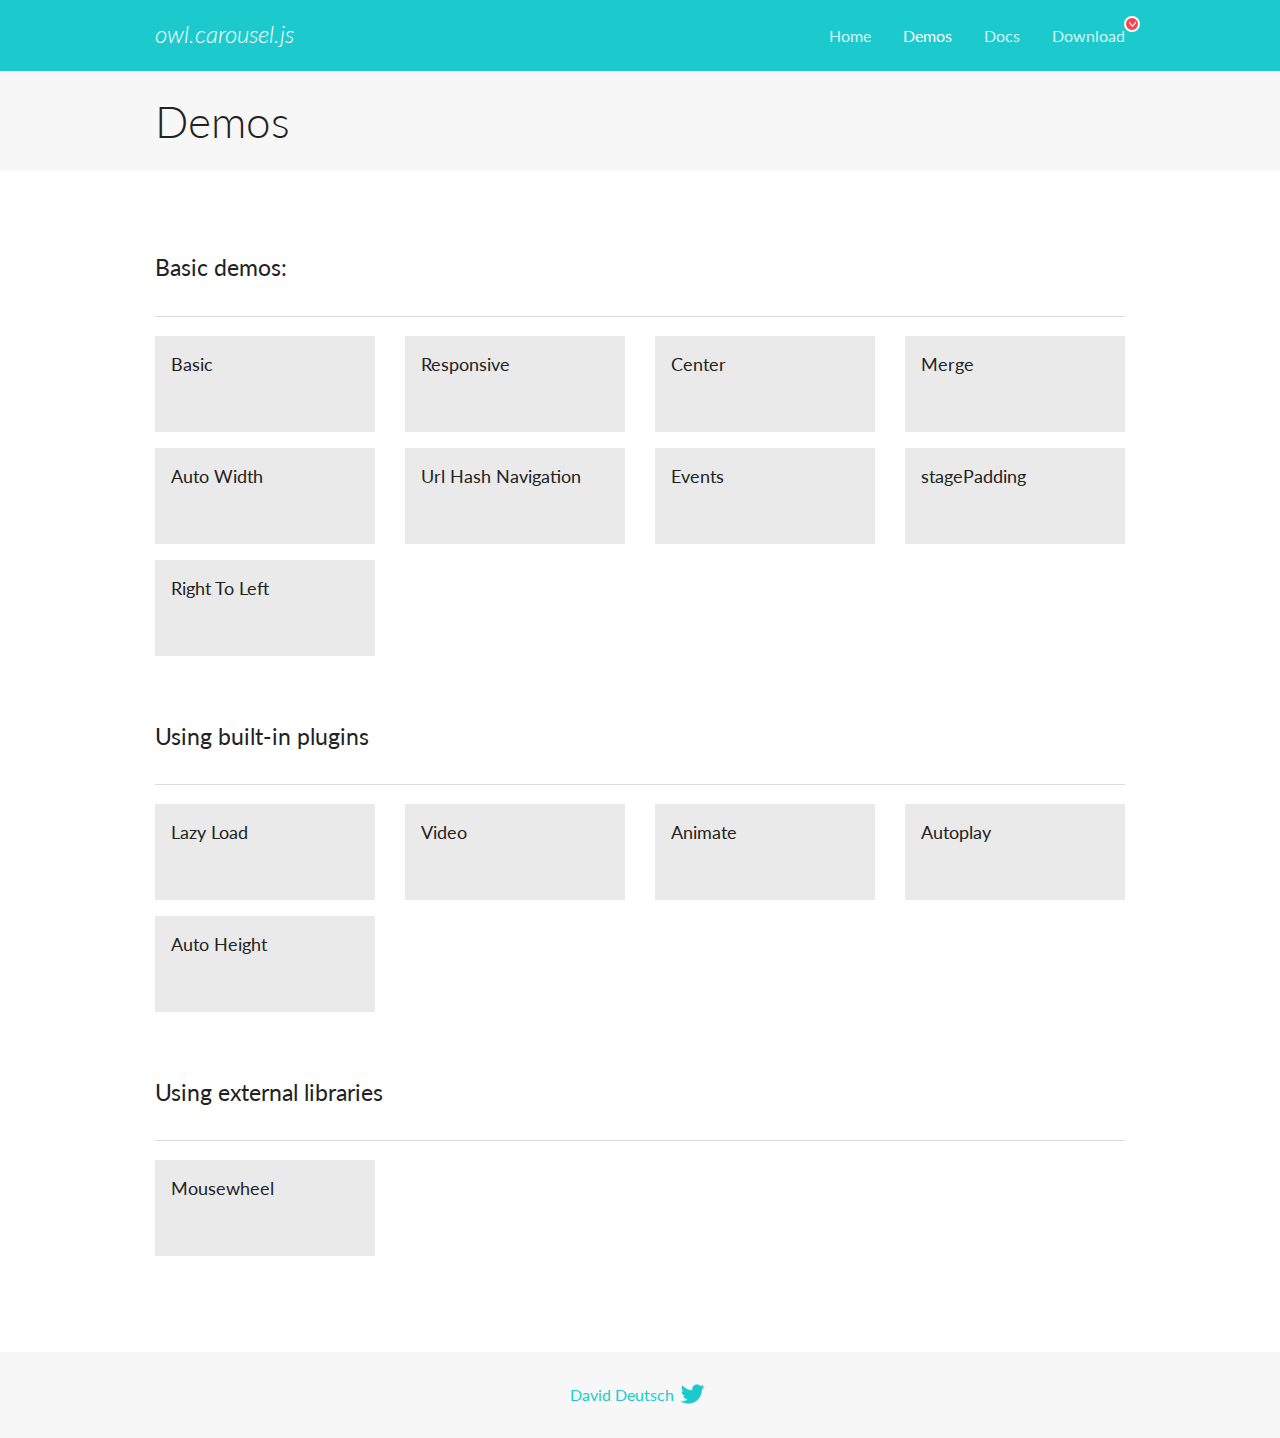
<file: OwlCarousel2-2.3.4/docs/demos/demos.html>
<!DOCTYPE html>
<html lang="en">
  <head>

    <!-- head -->
    <meta charset="utf-8">
    <meta name="msapplication-tap-highlight" content="no" />
    <meta name="viewport" content="width=device-width, initial-scale=1.0" />
    <meta name="description" content="A list of Owl Carousel examples.">
    <meta name="author" content="David Deutsch">
    <title>
      Demos | Owl Carousel | 2.3.4
    </title>

    <!-- Stylesheets -->
    <link href='https://fonts.googleapis.com/css?family=Lato:300,400,700,400italic,300italic' rel='stylesheet' type='text/css'>
    <link rel="stylesheet" href="../assets/css/docs.theme.min.css">

    <!-- Owl Stylesheets -->
    <link rel="stylesheet" href="../assets/owlcarousel/assets/owl.carousel.min.css">
    <link rel="stylesheet" href="../assets/owlcarousel/assets/owl.theme.default.min.css">

    <!-- HTML5 shim and Respond.js IE8 support of HTML5 elements and media queries -->

    <!--[if lt IE 9]>
      <script src="https://oss.maxcdn.com/libs/html5shiv/3.7.0/html5shiv.js"></script>
      <script src="https://oss.maxcdn.com/libs/respond.js/1.3.0/respond.min.js"></script>
    <![endif]-->

    <!-- Favicons -->
    <link rel="apple-touch-icon-precomposed" sizes="144x144" href="../assets/ico/apple-touch-icon-144-precomposed.png">
    <link rel="shortcut icon" href="../assets/ico/favicon.png">
    <link rel="shortcut icon" href="favicon.ico">

    <!-- Yeah i know js should not be in header. Its required for demos.-->

    <!-- javascript -->
    <script src="../assets/vendors/jquery.min.js"></script>
    <script src="../assets/owlcarousel/owl.carousel.js"></script>
  </head>
  <body>

    <!-- header -->
    <header class="header">
      <div class="row">
        <div class="large-12 columns">
          <div class="brand left">
            <h3>
              <a href="/OwlCarousel2/">owl.carousel.js</a> 
            </h3>
          </div>
          <a id="toggle-nav" class="right">
            <span></span> <span></span> <span></span> 
          </a> 
          <div class="nav-bar">
            <ul class="clearfix">
              <li> <a href="/OwlCarousel2/index.html">Home</a>  </li>
              <li class="active">
                <a href="/OwlCarousel2/demos/demos.html">Demos</a> 
              </li>
              <li> <a href="/OwlCarousel2/docs/started-welcome.html">Docs</a>  </li>
              <li>
                <a href="https://github.com/OwlCarousel2/OwlCarousel2/archive/2.3.4.zip">Download</a> 
                <span class="download"></span> 
              </li>
            </ul>
          </div>
        </div>
      </div>
    </header>

    <!-- title -->
    <section class="title">
      <div class="row">
        <div class="large-12 columns">
          <h1>Demos</h1>
        </div>
      </div>
    </section>

    <!--  Demos -->
    <section id="demos">
      <div class="row">
        <div class="large-12 columns">
          <h4 id="basic-demos-">Basic demos:</h4>
          <hr>
          <div class="demo-list">
            <div class="row">
              <div class="small-6 medium-4 large-3 columns">
                <a href="basic.html" class="demo-block">
                  <h5>Basic </h5>
                </a> 
              </div>
              <div class="small-6 medium-4 large-3 columns">
                <a href="responsive.html" class="demo-block">
                  <h5>Responsive </h5>
                </a> 
              </div>
              <div class="small-6 medium-4 large-3 columns">
                <a href="center.html" class="demo-block">
                  <h5>Center </h5>
                </a> 
              </div>
              <div class="small-6 medium-4 large-3 columns">
                <a href="merge.html" class="demo-block">
                  <h5>Merge </h5>
                </a> 
              </div>
              <div class="small-6 medium-4 large-3 columns">
                <a href="autowidth.html" class="demo-block">
                  <h5>Auto Width </h5>
                </a> 
              </div>
              <div class="small-6 medium-4 large-3 columns">
                <a href="urlhashnav.html" class="demo-block">
                  <h5>Url Hash Navigation </h5>
                </a> 
              </div>
              <div class="small-6 medium-4 large-3 columns">
                <a href="events.html" class="demo-block">
                  <h5>Events </h5>
                </a> 
              </div>
              <div class="small-6 medium-4 large-3 columns">
                <a href="stagepadding.html" class="demo-block">
                  <h5>stagePadding </h5>
                </a> 
              </div>
              <div class="small-6 medium-4 large-3 columns">
                <a href="rtl.html" class="demo-block">
                  <h5>Right To Left </h5>
                </a> 
              </div>
            </div>
          </div>
          <h4 id="using-built-in-plugins">Using built-in plugins</h4>
          <hr>
          <div class="demo-list">
            <div class="row">
              <div class="small-6 medium-4 large-3 columns">
                <a href="lazyLoad.html" class="demo-block">
                  <h5>Lazy Load </h5>
                </a> 
              </div>
              <div class="small-6 medium-4 large-3 columns">
                <a href="video.html" class="demo-block">
                  <h5>Video </h5>
                </a> 
              </div>
              <div class="small-6 medium-4 large-3 columns">
                <a href="animate.html" class="demo-block">
                  <h5>Animate </h5>
                </a> 
              </div>
              <div class="small-6 medium-4 large-3 columns">
                <a href="autoplay.html" class="demo-block">
                  <h5>Autoplay </h5>
                </a> 
              </div>
              <div class="small-6 medium-4 large-3 columns">
                <a href="autoheight.html" class="demo-block">
                  <h5>Auto Height </h5>
                </a> 
              </div>
            </div>
          </div>
          <h4 id="using-external-libraries">Using external libraries</h4>
          <hr>
          <div class="demo-list">
            <div class="row">
              <div class="small-6 medium-4 large-3 columns">
                <a href="mousewheel.html" class="demo-block">
                  <h5>Mousewheel </h5>
                </a> 
              </div>
            </div>
          </div>
        </div>
      </div>
    </section>

    <!-- footer -->
    <footer class="footer">
      <div class="row">
        <div class="large-12 columns">
          <h5>
            <a href="/OwlCarousel2/docs/support-contact.html">David Deutsch</a> 
            <a id="custom-tweet-button" href="https://twitter.com/share?url=https://github.com/OwlCarousel2/OwlCarousel2&text=Owl Carousel - This is so awesome! " target="_blank"></a> 
          </h5>
        </div>
      </div>
    </footer>

    <!-- vendors -->
    <script src="../assets/vendors/highlight.js"></script>
    <script src="../assets/js/app.js"></script>
  </body>
</html>
</file>
<file: css/index.css>
@import url(/css/loader.css);
body {
  margin: 0 auto;
  padding: 0;
  position: relative;
  background-color: #ffffff;
  /* background-image: url(../img/milad-fakurian-GJKx5lhwU3M-unsplash.jpg);
  background-blend-mode: multiply;
  background-size: cover; */
}
/* navbar part start */
.alcenter {
  display: flex;
  align-items: center;
  justify-content: center;
}
.spbtw {
  display: flex;
  align-items: center;
  justify-content: space-between;
}
.navbarr {
  margin-top: 30px;
}
.back {
  margin-top: 20px;
}
.input_menu {
  font-family: "Cairo";
  font-style: normal;
  font-weight: 700;
  font-size: 18px;
  line-height: 34px;
  /* identical to box height */

  /* Primary */

  color: #5d3fd3;
  border: 1px solid #e1e1e1;
  border-radius: 14px 0px 0px 14px;
  background-color: white;
}
.input_menu i {
  margin: 0 10px;
}
.input_search {
  color: #5d3fd3;
  border: 1px solid #e1e1e1;
  border-radius: 0px 14px 14px 0px;
  background-color: white;
}
.input_search i {
  margin: 0 10px;
}
.mypont {
  cursor: pointer;
}
.myinput {
  width: 100%;
}
.input_part {
  width: 50%;
}
.firstcard button {
  margin-top: 15px;
}
.navbuttons button:first-child {
  background: #f0eeff;
  border-radius: 14px;
  font-family: "Cairo";
  font-style: normal;
  font-weight: 700;
  font-size: 18px;
  line-height: 34px;
  color: #5d3fd3;
}

.navbuttons button:last-child i {
  margin-right: 10px;
}
.navbuttons button:last-child {
  background: #5d3fd3;
  box-shadow: 0px 25px 33px rgba(108, 93, 211, 0.25);
  border-radius: 14px;
  font-family: "Cairo";
  font-style: normal;
  font-weight: 700;
  font-size: 18px;
  line-height: 34px;
  color: #ffffff;
  margin-left: 10px;
}

.myburger {
  display: none;
}
.myburger .burder_btn {
  background-color: transparent;
  border-color: transparent;
}
.burbut1 {
  background: #f0eeff;
  border-radius: 14px;
  font-family: "Cairo";
  font-style: normal;
  font-weight: 700;
  font-size: 18px;
  line-height: 34px;
  color: #5d3fd3;
  margin-top: 10px;
}

.burbut2 i {
  margin-right: 10px;
}
.burbut2 {
  background: #5d3fd3;
  box-shadow: 0px 25px 33px rgba(108, 93, 211, 0.25);
  border-radius: 14px;
  font-family: "Cairo";
  font-style: normal;
  font-weight: 700;
  font-size: 18px;
  line-height: 34px;
  color: #ffffff;
  margin-top: 10px;
}
/* navbar part end */
.back_to_school {
  height: 526px;
  background: url(../img/background_school.png);
  background-size: cover;
  background-position: center;
  border-radius: 24px;
  padding: 92px;
  box-shadow: 0px 0px 10px 1px rgba(215, 210, 242, 1);
}
.best_sell {
  height: 526px;
  border-radius: 24px;
  background: url(../img/backround_best_sell.jpg);
  background-size: contain;
  background-color: #8a8989;
  background-blend-mode: multiply;
  transition: 0.5s ease-in;
  box-shadow: rgba(60, 64, 67, 0.3) 0px 1px 2px 0px,
    rgba(60, 64, 67, 0.15) 0px 2px 6px 2px;
}
.best_sell:hover {
  background: url(../img/chainsaw-man-chainsaw-man-op.gif);
  background-size: cover;
  background-color: #8a8989;
  background-blend-mode: multiply;
  background-repeat: no-repeat;
}
.back_to_school h5 {
  font-family: "Cairo";
  font-style: normal;
  font-weight: 700;
  font-size: 18px;
  line-height: 34px;
  letter-spacing: 4px;
  color: #5d3fd3;
}
.back_to_school h1 {
  font-family: "Cairo";
  font-style: normal;
  font-weight: 700;
  font-size: 60px;
  line-height: 112px;
  color: #11142d;
}
.back_to_school h6 {
  font-family: "Cairo";
  font-style: normal;
  font-weight: 600;
  font-size: 40px;
  line-height: 75px;
  /* identical to box height */

  /* DarkPurple */

  color: #11142d;
}
.back_to_school p {
  font-family: "Open Sans";
  font-style: normal;
  font-weight: 400;
  font-size: 14px;
  line-height: 19px;
  color: #11142d;
}
.my_btn_deal {
  background: #5d3fd3;
  box-shadow: 0px 25px 33px rgba(108, 93, 211, 0.25);
  border-radius: 14px;
  font-family: "Cairo";
  font-style: normal;
  font-weight: 600;
  font-size: 18px;
  line-height: 34px;
  color: #ffffff;
}
.my_btn_promo {
  border: 1px solid #aaaaaa;
  border-radius: 14px;
  font-family: "Cairo";
  font-style: normal;
  font-weight: 600;
  font-size: 18px;
  line-height: 34px;
  color: #11142d;
}

.best_sell {
  padding: 27px;
}
.best_sell h1 {
  font-family: "Cairo";
  font-style: normal;
  font-weight: 700;
  font-size: 48px;
  line-height: 40px;
  text-align: center;
  color: #ffffff;
}
.best_sell p {
  font-family: "Open Sans";
  font-style: normal;
  font-weight: 400;
  font-size: 16px;
  line-height: 22px;
  text-align: center;
  color: #ffffff;
  margin-top: -10px;
}
.best_sell span {
  font-family: "Cairo";
  font-style: normal;
  font-weight: 700;
  font-size: 20px;
  line-height: 37px;
  color: #ffffff;
  text-align: center;
  display: block;
}
.best_sell h2 {
  font-family: "Open Sans";
  font-style: normal;
  font-weight: 400;
  font-size: 12px;
  line-height: 16px;
  color: rgba(255, 255, 255, 1);
  text-align: center;
}

.best_sell .btn {
  background: #ffffff;
  border-radius: 14px;
}
.best_sell .btn p {
  font-family: "Cairo";
  font-style: normal;
  font-weight: 700;
  font-size: 18px;
  line-height: 34px;
  text-decoration-line: line-through;
  color: #aaaaaa;

  margin: 0px;
}
.best_sell .btn span {
  font-family: "Cairo";
  font-style: normal;
  font-weight: 700;
  font-size: 18px;
  line-height: 34px;
  color: #11142d;
  padding-left: 10px;
}
.best_sell img {
  box-shadow: 0px 0px 10px #f8dada;
  border-radius: 14px;
  max-height: 291px;
  border-radius: 14px;
}

.quality_card img {
  width: 60px;
  height: 60px;
  margin-right: 15px;
}
.quality_card span {
  font-family: "Cairo";
  font-style: normal;
  font-weight: 700;
  font-size: 20px;

  color: #11142d;
}
.quality_card p {
  font-family: "Open Sans";
  font-style: normal;
  font-weight: 600;
  font-size: 14px;
  line-height: 19px;
  padding-top: 7px;
  color: #11142d;
}
.recom_card {
  background-color: #fff6ef;
  background-image: url(../img/recom_Group.svg);
  background-size: cover;
  background-position: center;
  min-height: 354px;
  border-radius: 14px;
  padding: 30px;
  width: 100%;
  box-shadow: 0px 0px 10px 2px rgb(253, 227, 205);
}
.recom_card h1 {
  font-family: "Cairo";
  font-style: normal;
  font-weight: 700;
  font-size: 36px;
  line-height: 67px;
  color: #11142d;
  margin: 0px;
}
.recom_card p {
  font-family: "Open Sans";
  font-style: normal;
  font-weight: 400;
  font-size: 14px;
  line-height: 19px;
  color: #11142d;
  margin: 0px;
}
.recom_card img {
  object-fit: cover;
  border-radius: 14px;
}
.pop_card {
  background-color: #e6f1fc;
  background-image: url(../img/pop_Group.svg);
  background-size: cover;
  background-position: center;
  min-height: 354px;
  border-radius: 14px;
  padding: 30px;
  width: 100%;
  box-shadow: 0px 0px 10px 2px rgba(215, 235, 255, 1);
}
.am-next {
  width: 50px;
  height: 50px;
  border-radius: 100%;
}
.am-next2 {
  width: 50px;
  height: 50px;
  border-radius: 100%;
}
.am-next {
  position: absolute;
  top: 40%;
  right: -24px;
  box-shadow: 0px 25px 33px rgba(108, 93, 211, 0.25);
  border-color: transparent;
}
.am-next2 {
  position: absolute;
  top: 40%;
  right: -24px;
  box-shadow: 0px 25px 33px rgba(108, 93, 211, 0.25);
  border-color: transparent;
}
.flash_sale_info h1 {
  font-family: "Cairo";
  font-style: normal;
  font-weight: 700;
  font-size: 50px;
  line-height: 94px;
  text-align: center;
  color: #11142d;
}
.flash_sale_info i {
  color: #ff754c;
  padding: 0 10px;
}
.flash_sale_info p {
  font-family: "Open Sans";
  font-style: normal;
  font-weight: 600;
  font-size: 19px;
  line-height: 22px;
  text-align: center;
  color: #11142d;
}
.flash_sale_timer p {
  font-family: "Cairo";
  font-style: normal;
  font-weight: 700;
  font-size: 50px;
  line-height: 94px;
  color: #ff754c;
  text-align: center;
  width: 83.61px;
  padding: 0 15px;
  margin: 0 15px;
}
.flash_sale_timer span {
  font-family: "Open Sans";
  font-style: normal;
  font-weight: 400;
  font-size: 14px;
  line-height: 28px;
  color: #11142d;
  text-align: center;
}
.flas_day {
  bottom: -9px;
  left: 27px;
}
.flas_hour {
  bottom: -9px;
  left: 22px;
}
.flas_min {
  bottom: -9px;
  left: 16px;
}
.flas_sec {
  bottom: -9px;
  left: 18.8px;
}
.flash_sale_timer {
  border: 1px solid #ff754c;
  border-radius: 14px;
  padding-bottom: 31px;
}
.flash_sale_card {
  margin-bottom: 20px;
}
.flash_sale_card h5 {
  font-family: "Cairo";
  font-style: normal;
  font-weight: 700;
  font-size: 20px;
  line-height: 37px;
  text-align: center;
  color: #11142d;
}
.flash_sale_card h6 {
  font-family: "Open Sans";
  font-style: normal;
  font-weight: 400;
  font-size: 14px;
  line-height: 19px;
  text-align: center;
  color: #5d3fd3;
}
.flash_sale_card p {
  font-family: "Cairo";
  font-style: normal;
  font-weight: 700;
  font-size: 28px;
  line-height: 37px;
  color: #5d3fd3;
  margin: 0px;
}
.flash_sale_card span {
  font-family: "Cairo";
  font-style: normal;
  font-weight: 600;
  font-size: 20px;
  line-height: 37px;
  text-decoration-line: line-through;

  /* Grey-01 */

  color: #11142d;
}
.flash_sale_card img {
  max-height: 320px;
  border-radius: 20px;
}
.mySwiper {
  width: 100%;
}
.swiper-slide {
}
.swiper_sales_card {
  /* width: 330px;
  height: 527px; */
}
.sales_swiper_img img {
  object-fit: cover;
  border-radius: 14px;
  /* max-width: 275px; */
}
.sales_swiper_img span {
  font-family: "Poppins";
  font-style: normal;
  font-weight: 600;
  font-size: 26px;
  line-height: 39px;
  text-align: center;
  color: #ffffff;
  background: #ff754c;
  border-radius: 0px 20px 20px 0px;
  padding: 9px 20px;
  top: 20px;
  left: 0;
}
.swiper_sales_card h1 {
  font-family: "Cairo";
  font-style: normal;
  font-weight: 700;
  font-size: 20px;
  line-height: 37px;
  color: #11142d;
}
.swiper_sales_card h2 {
  font-family: "Open Sans";
  font-style: normal;
  font-weight: 400;
  font-size: 14px;
  line-height: 19px;
  color: #5d3fd3;
}
.swiper_sales_card .review span {
  font-family: "Open Sans";
  font-style: normal;
  font-weight: 700;
  font-size: 18px;
  line-height: 25px;
  color: #ff754c;
}
.swiper_sales_card .swipe_price span {
  font-family: "Cairo";
  font-style: normal;
  font-weight: 700;
  font-size: 20px;
  line-height: 37px;
  text-align: center;
  color: #5d3fd3;
}
.swiper_sales_card .swipe_price span span {
  font-family: "Cairo";
  font-style: normal;
  font-weight: 600;
  font-size: 16px;
  line-height: 30px;

  text-decoration-line: line-through;
  color: #11142d;
}
.swipe_price {
  padding-left: 102px;
}
.swipe_sales h6 {
  font-family: "Cairo";
  font-style: normal;
  font-weight: 700;
  font-size: 50px;
  line-height: 94px;
  text-align: center;
  color: #11142d;
}
.swipe_sales i {
  color: #5d3fd3;
  padding: 0 10px;
}
.swipe_sales p {
  font-family: "Open Sans";
  font-style: normal;
  font-weight: 500;
  font-size: 19px;
  line-height: 22px;
  text-align: center;
  color: #11142d;
  margin: 0;
}
.featured_back {
}
.featured_back .container {
  min-height: 600px;
}
.feature_bokk_card {
  background: #ffffff;
  padding: 30px 18px;

  /* box-shadow: 0px 25px 33px rgba(108, 93, 211, 0.25); */
  border-radius: 14px;
}
.featur_boock_first_side h1 {
  font-family: "Cairo";
  font-style: normal;
  font-weight: 700;
  font-size: 50px;

  color: #11142d;
}
.featur_boock_first_side i {
  color: #5d3fd3;
}
.featur_boock_first_side p {
  font-family: "Open Sans";
  font-style: normal;
  font-weight: 600;
  font-size: 16px;
  line-height: 24px;

  /* DarkPurple */

  color: #11142d;
}
.feature_bokk_card h1 {
  font-family: "Cairo";
  font-style: normal;
  font-weight: 700;
  font-size: 30px;
  line-height: 56px;
  color: #11142d;
}
.feature_bokk_card h2 {
  font-family: "Open Sans";
  font-style: normal;
  font-weight: 600;
  font-size: 18px;
  line-height: 24px;
  color: #11142d;
}
.feature_bokk_card p {
  font-family: "Open Sans";
  font-style: normal;
  font-weight: 400;
  font-size: 14px;
  line-height: 20px;
  color: #11142d;
}
.feature_bokk_card .autors p {
  font-family: "Open Sans";
  font-style: normal;
  font-weight: 400;
  font-size: 14px;
  line-height: 19px;
  color: #aaaaaa;
}
.feature_bokk_card .autors p span {
  font-family: "Open Sans";
  font-style: normal;
  font-weight: 600;
  font-size: 18px;
  line-height: 25px;
  color: #11142d;
}

.price span {
  font-family: "Cairo";
  font-style: normal;
  font-weight: 700;
  font-size: 20px;
  line-height: 20px;
  text-align: center;
  color: #11142d;
}
.price span span {
  font-family: "Cairo";
  font-style: normal;
  font-weight: 600;
  font-size: 20px;
  line-height: 20px;
  text-align: center;
  text-decoration-line: line-through;
  color: #aaaaaa;
}
.price .btn {
  background: #5d3fd3;
  border-radius: 14px;
  color: white;
  padding: 15px;
  border-color: #5d3fd3;
}
.price .btn i {
  color: white;
}

.gtco-testimonials {
  position: relative;
  margin-top: 30px;
}
.gtco-testimonials h2 {
  font-family: "Cairo";
  font-style: normal;
  font-weight: 700;
  font-size: 50px;
  line-height: 94px;
  text-align: center;
  color: #000000;
  /* margin-bottom: 50px; */
}
.gtco-testimonials .owl-stage-outer {
  padding: 30px 0;
}
.gtco-testimonials .owl-nav {
  display: none;
}
.gtco-testimonials .owl-dots {
  text-align: center;
}
.gtco-testimonials .owl-dots span {
  position: relative;
  height: 10px;
  width: 10px;
  border-radius: 50%;
  display: block;
  background: #5d3fd3 !important;
  color: #5d3fd3;
  border: 2px solid #5d3fd3;
  margin: 0 5px;
  opacity: 1 !important;
}
.gtco-testimonials .owl-dots .active {
  box-shadow: none;
  opacity: 1 !important;
}
.gtco-testimonials .owl-dots .active span {
  background: #5d3fd3 !important;

  opacity: 1 !important;
  box-shadow: none;
  height: 16px;
  width: 16px;
  margin-top: -12px;

  /* margin-bottom: -1px; */
}
.gtco-testimonials .card {
  background: #fff;
  box-shadow: 0 8px 30px -7px rgba(108, 93, 211, 0.25);
  margin: 0 20px;
  padding: 0 10px;
  border-radius: 20px;
  border: 0;
}
.gtco-testimonials .card .card-img-top {
  max-width: 100px;
  border-radius: 50%;
  margin: 15px auto 0;
  box-shadow: 0px 25px 33px rgba(108, 93, 211, 0.25);
  width: 100px;
  height: 100px;
}
.gtco-testimonials .card h5 {
  color: #5d3fd3;
  font-size: 21px;
  line-height: 1.3;
}
.gtco-testimonials .card h5 span {
  font-size: 18px;
  color: #666666;
}
.gtco-testimonials .card p {
  font-size: 18px;
  color: #555;
  padding-bottom: 15px;
}
.gtco-testimonials .active {
  opacity: 0.5;
  transition: all 0.3s;
}
.gtco-testimonials .center {
  opacity: 1;
}
.gtco-testimonials .center h5 {
  font-size: 24px;
}
.gtco-testimonials .center h5 span {
  font-size: 20px;
}
.gtco-testimonials .center .card-img-top {
  max-width: 100%;
  height: 120px;
  width: 120px;
}

.owl-carousel1 .owl-nav button.owl-next,
.owl-carousel1 .owl-nav button.owl-prev {
  outline: 0;
}
.owl-carousel1 button.owl-dot {
  outline: 0;
}

body {
  margin: 0 auto;
  padding: 0;
}

/* LetestNews_start  */

.a_letestnews {
  width: 100%;
  height: auto;
  /* padding-bottom: 70px; */
}

.a_title {
  font-family: "Cairo";
  font-style: normal;
  font-weight: 700;
  font-size: 50px;
  line-height: 94px;
  /* identical to box height */

  /* DarkPurple */

  color: #11142d;
}

.a_title_text p {
  width: 64%;
  font-family: "Open Sans";
  font-style: normal;
  font-weight: 600;
  font-size: 17px;
  line-height: 22px;

  color: rgba(0, 0, 0, 1);
  margin: 0;
}

.a_title_btn .a_mybtn1 {
  padding: 20px 30px;
  border: none;
  outline: none;
  /* Primary */

  background: #5d3fd3;
  /* Shadow-02 */

  box-shadow: 0px 25px 33px rgba(108, 93, 211, 0.25);
  border-radius: 14px;
  font-family: "Cairo";
  font-style: normal;
  font-weight: 600;
  font-size: 18px;
  line-height: 20px;
  /* identical to box height */

  /* White */
  color: #ffffff;
}

/* LetestNews => readingCard_start */

.benefit_cards {
  padding: 70px 0 90px 0;
}

.a_card .a_card_img {
  width: 100%;
  height: 210px;
  background: #c4c4c4;
  border-radius: 10px;
}

.a_card_text h5 {
  font-family: "Cairo";
  font-style: normal;
  font-weight: 700;
  font-size: 19px;
  line-height: 28px;
  /* identical to box height */

  /* DarkPurple */

  color: #11142d;
  margin-top: 20px;
}

.a_card_text p {
  font-family: "Open Sans";
  font-style: normal;
  font-weight: 400;
  font-size: 16px;
  line-height: 19px;

  color: rgba(0, 0, 0, 1);
  margin: 0;
}

.a_card_text a {
  display: block;
  text-decoration: none;
}

.a_card_person .person_img {
  width: 54px;
  height: 54px;
  border-radius: 50%;
  background: #c4c4c4;
  margin-right: 21px;
}

.a_card_person .person_text h3 {
  font-family: "Poppins";
  font-style: normal;
  font-weight: 600;
  font-size: 16px;
  line-height: 21px;
  margin: 0;
  /* identical to box height */

  /* DarkPurple */

  color: #11142d;
}
.a_card_person .person_text span {
  font-family: "Open Sans";
  font-style: normal;
  font-weight: 500;
  font-size: 14px;
  line-height: 19px;
  /* identical to box height */

  /* Grey-01 */

  color: #11142d;
}
/* LetestNews_end  */

/* totalNumber_start  */

.a_total_content i {
  font-size: 60px;
  margin-bottom: 30px;
  color: #5d3fd3;
}

.a_total_content h3 {
  font-family: "Cairo";
  font-style: normal;
  font-weight: 700;
  font-size: 32px;
  line-height: 40px;
  /* identical to box height */

  text-align: center;

  /* DarkPurple */

  color: #11142d;
  margin: 0;
}

.anumber {
  opacity: 0;
}

.a_viz {
  opacity: 1;
  transition: 1s;
}

.a_total_content .a_total_text {
  font-family: "Cairo";
  font-style: normal;
  font-weight: 700;
  font-size: 16px;
  line-height: 37px;
  text-align: center;

  /* Grey-01 */

  color: #11142d;
}
/* totalNumber_end */

/* subscribe_start  */
.a_subscribe_inner {
  width: 100%;
  height: auto;
  position: relative;
  background: #5d3fd3;
  border-radius: 32px;
  padding: 73px 40px 60px;
  background-image: url("../img/contact.svg");
  background-size: cover;
  background-repeat: no-repeat;
  margin-top: 70px;
}

.a_subscribe_content {
  width: 100%;
  margin-bottom: 30px;
}

.a_subscribe_content h3 {
  font-family: "Cairo";
  font-style: normal;
  font-weight: 600;
  font-size: 32px;
  line-height: 38px;
  text-align: center;
  color: #ffffff;
  margin: 0;
}

.a_subscribe_cta {
  width: 80%;
  margin: 0 auto;
}

.a_subscribe_cta .a_subscribe_email {
  width: 100%;
  height: 60px;
  background: #7c6de3;
  border-radius: 14px 0 0 14px;
  padding-left: 20px;
  /* padding-right: 110px; */
  border: none;
  outline: none;
}

.a_subscribe_email::-webkit-input-placeholder {
  font-family: "Open Sans";
  font-style: normal;
  font-weight: 400;
  font-size: 16px;
  line-height: 24px;
  /* identical to box height, or 150% */
  color: #e2e2e2;
}

.a_subscribe_cta .a_subscribe_btn {
  height: 60px;
  border-top-right-radius: 12px;
  border-bottom-right-radius: 12px;
  color: #000;
  font-family: "Poppins", sans-serif;
  font-size: 18px;
  text-transform: capitalize;
  font-weight: 500;
  padding: 0 35px;
  border: none;
  background: #ffffff;
  /* shadow01 */

  box-shadow: 0px 7px 20px rgba(141, 40, 173, 0.15);
  border-radius: 0px 14px 14px 0px;
}
/* subscribe_end  */

/* FOOTER START */
.logo span {
  font-family: "Open Sans";
  font-style: normal;
  font-weight: 400;
  font-size: 16px;
  line-height: 24px;
  color: #11142d;
}
.logo h6 {
  font-family: "Cairo";
  font-style: normal;
  font-weight: 700;
  font-size: 20px;
  line-height: 24px;
  color: #11142d;
  margin-top: 15px;
}
.box_style1,
.box_style2,
.box_style3,
.box_style4,
.box_style5 {
  width: 48px;
  height: 48px;
  left: calc(50% - 58px / 2 - 779px);
  bottom: 161.08px;

  border-radius: 14px;
  margin: 8px 8px 8px 0px;
}

.social .fa-facebook {
  color: #1e33e5;
}
.social .fa-youtube {
  color: #ff2b2b;
}

.social .fa-twitter {
  color: #3cb5db;
}
.social .fa-linkedin {
  color: #307db4;
}
.social .fa-instagram {
  color: #fd3e77;
}
.box_style1:hover {
  background: #9eacf3;
}
.box_style2:hover {
  background: #ffd4d4;
}
.box_style3:hover {
  background: #c2dbe2;
}
.box_style4:hover {
  background: #759ab4;
}
.box_style5:hover {
  background: #ff8eb0;
}

.first1 {
  float: left;
}
.second2 {
  float: left;
}
ul {
  list-style: none;
}
.zaqolovok {
  font-family: "Cairo";
  font-style: normal;
  font-weight: 700;
  font-size: 20px;
  line-height: 37px;
  color: #11142d;
}
.first1 li {
  font-family: "Cairo";
  font-style: normal;
  font-weight: 600;
  font-size: 21px;
  line-height: 34px;
  color: #11142d;
}
ul {
  padding: 0px;
}
.second2 li {
  font-family: "Cairo";
  font-style: normal;
  font-weight: 600;
  font-size: 18px;
  line-height: 34px;
  color: #11142d;
  margin-left: 27px;
}
.third3 li a {
  font-family: "Cairo";
  font-style: normal;
  font-weight: 600;
  font-size: 18px;
  line-height: 34px;
  color: #11142d;
  margin-left: 27px;
  text-decoration: none;
  margin: 0;
}
.third3 li {
  font-family: "Cairo";
  font-style: normal;
  font-weight: 600;
  font-size: 18px;
  line-height: 34px;
  color: #11142d;
}
.foot_tab i {
  font-size: 20px;
}
.mg2 {
  margin-left: 29px;
}

.foot2 {
  font-family: "Cairo";
  font-style: normal;
  font-weight: 600;
  font-size: 16px;
  line-height: 30px;
  color: #11142d;
}
.foot_tab span {
  font-family: "Cairo";
  font-style: normal;
  font-weight: 600;
  font-size: 18px;
  line-height: 34px;
  color: #11142d;
}
/* width */
::-webkit-scrollbar {
  width: 5px;
}

/* Track */
::-webkit-scrollbar-track {
  background: url(../img/output-onlinepngtools.png);
}

/* Handle */
::-webkit-scrollbar-thumb {
  background: #5d3fd3;
}

/* Handle on hover */
::-webkit-scrollbar-thumb:hover {
  background: #6c5dd3;
}

/* FOOTER END */
@media only screen and (max-width: 1399px) {
  .feture_books_items {
    padding-top: 10px;
  }
  .featur_boock_first_side p {
    margin-bottom: -2px;
  }
}

@media only screen and (max-width: 1199px) {
  .best_sell img {
    content: url(../img/best_sell_12_ver.jpg);
  }
  .best_sell {
    background-size: cover;
  }
  .flash_sale_card img {
    max-height: 400px;
    border-radius: 15px;
  }
  .feture_books_items {
    padding-top: 25px;
  }
  /* .light_jar {
    width: 456px;
    height: 684px;
  } */
  .featur_boock_first_side p {
    margin-bottom: 10px;
  }
}
@media only screen and (max-width: 992px) {
  .input_part {
    display: none;
  }
  .myburger {
    display: block;
  }
  .navbuttons {
    display: none;
  }
  .flash_sale_card img {
    max-height: 600px;
    border-radius: 10px;
  }
  .flash_sale_card h5 {
    font-size: 35px;
  }
  .flash_sale_card h6 {
    font-size: 23px;
  }
  .flash_sale_card p {
    font-size: 30px;
  }
  .flash_sale_card span {
    font-size: 23px;
  }
  /* LetestNews_start  */
  .a_letestnews {
    text-align: center;
  }
  .a_title_content {
    flex-direction: column;
    gap: 30px;
  }
  .a_title_text p {
    width: 64%;
    margin: 0 auto;
  }
  /* LetestNews_end  */
  .swipe_sales h6 {
    font-size: 45px;
  }
}
@media only screen and (max-width: 767px) {
  .back_to_school {
    padding: 41px;
  }
  .back_to_school h5 {
    font-weight: 700;
    font-size: 18px;
    line-height: 34px;
    padding: 10px 0;
  }
  .back_to_school h1 {
    font-weight: 700;
    font-size: 40px;
    line-height: 42px;
    padding: 10px 0;
  }
  .back_to_school h6 {
    font-weight: 600;
    font-size: 40px;
    line-height: 45px;
    padding: 10px 0;
  }
  .back_to_school p {
    font-weight: 400;
    font-size: 14px;
    line-height: 19px;
    padding: 10px 0;
  }
  .am-next {
    position: absolute;
    top: 35%;
    right: -24px;
    box-shadow: 0px 25px 33px rgba(108, 93, 211, 0.25);
  }
  .gtco-testimonials {
    margin-top: 20px;
  }
  .swipe_sales i {
    display: none;
  }
  .swipe_sales h6 {
    line-height: 50px;
  }
  .swipe_price {
    padding-left: 145px;
  }
}
@media only screen and (max-width: 600px) {
  /* subscribe_start  */
  .a_subscribe_content h3 {
    font-size: 25px;
  }
  .a_subscribe_inner {
    padding: 73px 20px 60px;
  }
  .a_subscribe_cta .a_subscribe_btn {
    padding: 0px 20px;
  }
  /* subscribe_end  */
}
@media only screen and (max-width: 576px) {
  .best_sell img {
    content: url(../img/best_sell_bok.jpg);
  }
  .am-next {
    position: absolute;
    top: 45%;
    right: -24px;
    box-shadow: 0px 25px 33px rgba(108, 93, 211, 0.25);
  }
  /* .light_jar {
    width: 215.5px;
    height: 323.25px;
  } */
}
@media only screen and (max-width: 436px) {
  .my_btn_promo {
    margin: 0px !important;
    margin-top: 5px !important;
    padding: 4px;
    width: 170px;
  }
  .my_btn_deal {
    margin: 0px !important;
    margin-top: -10px !important;
    padding: 5px;
    width: 170px;
  }
}
@media only screen and (max-width: 400px) {
  .flash_sale_timer p {
    margin: 0px;
  }
  .flash_sale_card img {
    max-height: 600px;
    max-width: 308.06px;
    max-height: 500px;
  }
}
</file>
<file: css/about.us.css>
body {
  min-height: 100vh;
  background: #212534;
  /* background: rgb(80, 55, 55) ; */
  display: flex;
  align-items: center;
  flex-direction: column;
  padding-top: 2rem;
  padding-bottom: 2rem;
  box-sizing: border-box;
}

@property --rotate {
  syntax: "<angle>";
  initial-value: 132deg;
  inherits: false;
}

:root {
  --card-height: 660px;
  --card-width: 542px;
}

.card {
  background: #191c29;
  width: var(--card-width);
  height: var(--card-height);
  position: relative;
  border-radius: 6px;
  justify-content: center;
  align-items: center;
  text-align: center;
  display: flex;
  font-size: 1.5em;
  color: rgb(88 199 250 / 0%);
  cursor: pointer;
  font-family: cursive;
}

.card::before {
  content: "";
  width: 104%;
  height: 102%;
  border-radius: 8px;
  background-image: linear-gradient(
    var(--rotate),
    #5ddcff,
    #3c67e3 43%,
    #4e00c2
  );
  position: absolute;
  z-index: -1;
  top: -1%;
  left: -2%;
  animation: spin 2.5s linear infinite;
}

.card::after {
  position: absolute;
  content: "";
  top: calc(var(--card-height) / 6);
  left: 0;
  right: 0;
  z-index: -1;
  height: 100%;
  width: 100%;
  margin: 0 auto;
  transform: scale(0.8);
  filter: blur(calc(var(--card-height) / 6));
  background-image: linear-gradient(
    var(--rotate),
    #5ddcff,
    #3c67e3 43%,
    #4e00c2
  );
  opacity: 1;
  transition: opacity 0.5s;
  animation: spin 2.5s linear infinite;
}
.card img {
  object-fit: cover;
}
@keyframes spin {
  0% {
    --rotate: 0deg;
  }
  100% {
    --rotate: 360deg;
  }
}

a {
  color: #212534;
  text-decoration: none;
  font-family: sans-serif;
  font-weight: bold;
  margin-top: 2rem;
}
.info h4 {
  font-size: 40px;
  font-weight: 700;
  color: white;
}

/* FOOTER START */
.logo span {
  font-family: "Open Sans";
  font-style: normal;
  font-weight: 400;
  font-size: 16px;
  line-height: 24px;
  color: white;
}
.logo h6 {
  font-family: "Cairo";
  font-style: normal;
  font-weight: 700;
  font-size: 20px;
  line-height: 24px;
  color: white;
  margin-top: 15px;
}
.box_style1,
.box_style2,
.box_style3,
.box_style4,
.box_style5 {
  width: 48px;
  height: 48px;
  left: calc(50% - 58px / 2 - 779px);
  bottom: 161.08px;

  border-radius: 14px;
  margin: 8px 8px 8px 0px;
}

.social .fa-facebook {
  color: #1e33e5;
}
.social .fa-youtube {
  color: #ff2b2b;
}

.social .fa-twitter {
  color: #3cb5db;
}
.social .fa-linkedin {
  color: #307db4;
}
.social .fa-instagram {
  color: #fd3e77;
}
.box_style1:hover {
  background: #9eacf3;
}
.box_style2:hover {
  background: #ffd4d4;
}
.box_style3:hover {
  background: #c2dbe2;
}
.first1 {
  float: left;
}
.second2 {
  float: left;
}
ul {
  list-style: none;
}
.zaqolovok {
  font-family: "Cairo";
  font-style: normal;
  font-weight: 700;
  font-size: 20px;
  line-height: 37px;
  color: white;
}
.first1 li {
  font-family: "Cairo";
  font-style: normal;
  font-weight: 600;
  font-size: 21px;
  line-height: 34px;
  color: white;
}
ul {
  padding: 0px;
}
.second2 li {
  font-family: "Cairo";
  font-style: normal;
  font-weight: 600;
  font-size: 18px;
  line-height: 34px;
  color: white;
  margin-left: 27px;
}
.third3 li {
  font-family: "Cairo";
  font-style: normal;
  font-weight: 600;
  font-size: 18px;
  line-height: 34px;
  color: white;
}
.foot_tab i {
  font-size: 20px;
}
.mg2 {
  margin-left: 29px;
}

.foot2 {
  font-family: "Cairo";
  font-style: normal;
  font-weight: 600;
  font-size: 16px;
  line-height: 30px;
  color: white;
}
.foot_tab span {
  font-family: "Cairo";
  font-style: normal;
  font-weight: 600;
  font-size: 18px;
  line-height: 34px;
  color: white;
}
.logo img {
  filter: brightness(120%);
}

.typo-box h3 {
  font-size: 40px;
  font-weight: 700;
  color: white;
  margin-bottom: 15px;
}
.typo-box h5 {
  color: white;
}
.typo-box p {
  color: white;
}
.media label {
  margin: 0;
  color: #090a0c;
  font-weight: 700;
  font-size: 15px;
  flex: 0 0 90px;
  border-right: 1px solid #c1c1c1;
  max-width: 90px;
  color: #efefef;
}
.media p {
  margin-top: 0;
  font-family: "Nunito", monospac;
  line-height: 1.6;
  font-weight: 400;
  color: rgba(114, 120, 129, 255);
  color: #818796;
  width: 85%;
  margin-bottom: 0;
  padding-left: 9px;
  font-size: 15px;
}
.media {
  display: flex !important;
  align-items: flex-start;
  padding: 10px 0;
  line-height: normal;
  align-items: flex-end;
}

.button-85 {
  padding: 0.6em 2em;
  border: none;
  outline: none;
  color: rgb(255, 255, 255);
  background: #111;
  cursor: pointer;
  position: relative;
  z-index: 0;
  border-radius: 10px;
  user-select: none;
  -webkit-user-select: none;
  touch-action: manipulation;
}

.button-85:before {
  content: "";
  background: linear-gradient(
    45deg,
    #5ddcff,
    #3c67e3,
    #4e00c2,
    #5ddcff,
    #3c67e3,
    #4e00c2,
    #5ddcff,
    #3c67e3,
    #4e00c2
  );
  position: absolute;
  top: -2px;
  left: -2px;
  background-size: 400%;
  z-index: -1;
  filter: blur(5px);
  -webkit-filter: blur(5px);
  width: calc(100% + 4px);
  height: calc(100% + 4px);
  animation: glowing-button-85 20s linear infinite;
  transition: opacity 0.3s ease-in-out;
  border-radius: 10px;
}
.button-86:before {
  content: "";
  background: linear-gradient(
    45deg,
    #4e00c2,
    #3c67e3,
    #5ddcff,
    #4e00c2,
    #3c67e3,
    #5ddcff,
    #4e00c2,
    #3c67e3,
    #5ddcff
  );
  position: absolute;
  top: -2px;
  left: -2px;
  background-size: 400%;
  z-index: -1;
  filter: blur(5px);
  -webkit-filter: blur(5px);
  width: calc(100% + 4px);
  height: calc(100% + 4px);
  animation: glowing-button-85 20s linear infinite;
  transition: opacity 0.3s ease-in-out;
  border-radius: 10px;
}
@keyframes glowing-button-85 {
  0% {
    background-position: 0 0;
  }
  50% {
    background-position: 400% 0;
  }
  100% {
    background-position: 0 0;
  }
}

.button-85:after {
  z-index: -1;
  content: "";
  position: absolute;
  width: 100%;
  height: 100%;
  background: #131844;
  left: 0;
  top: 0;
  border-radius: 10px;
}
.myburger .burder_btn {
  color: white;
}
@media only screen and (max-width: 1199px) {
  .card {
    max-width: 100%;
    max-height: 90%;
  }
}
</file>
<file: WOW-master/css/site.css>
h1 {
  font-size:     72px;
  line-height:   1.5;
  color: #2c3e50;
  font-weight:   100;
}

#container {
  width:  980px;
  margin: 0 auto;
}

section {
  height: 300px;
  margin: 60px 0;
}

.section--purple {
  background-color: #9b59b6;
}

.section--blue {
  background-color: #3498db;
}

.section--green {
  background-color: #2ecc71;
}

#main {
  text-align: center;
}

#more {
  margin: 20px auto 48px;
}
</file>
